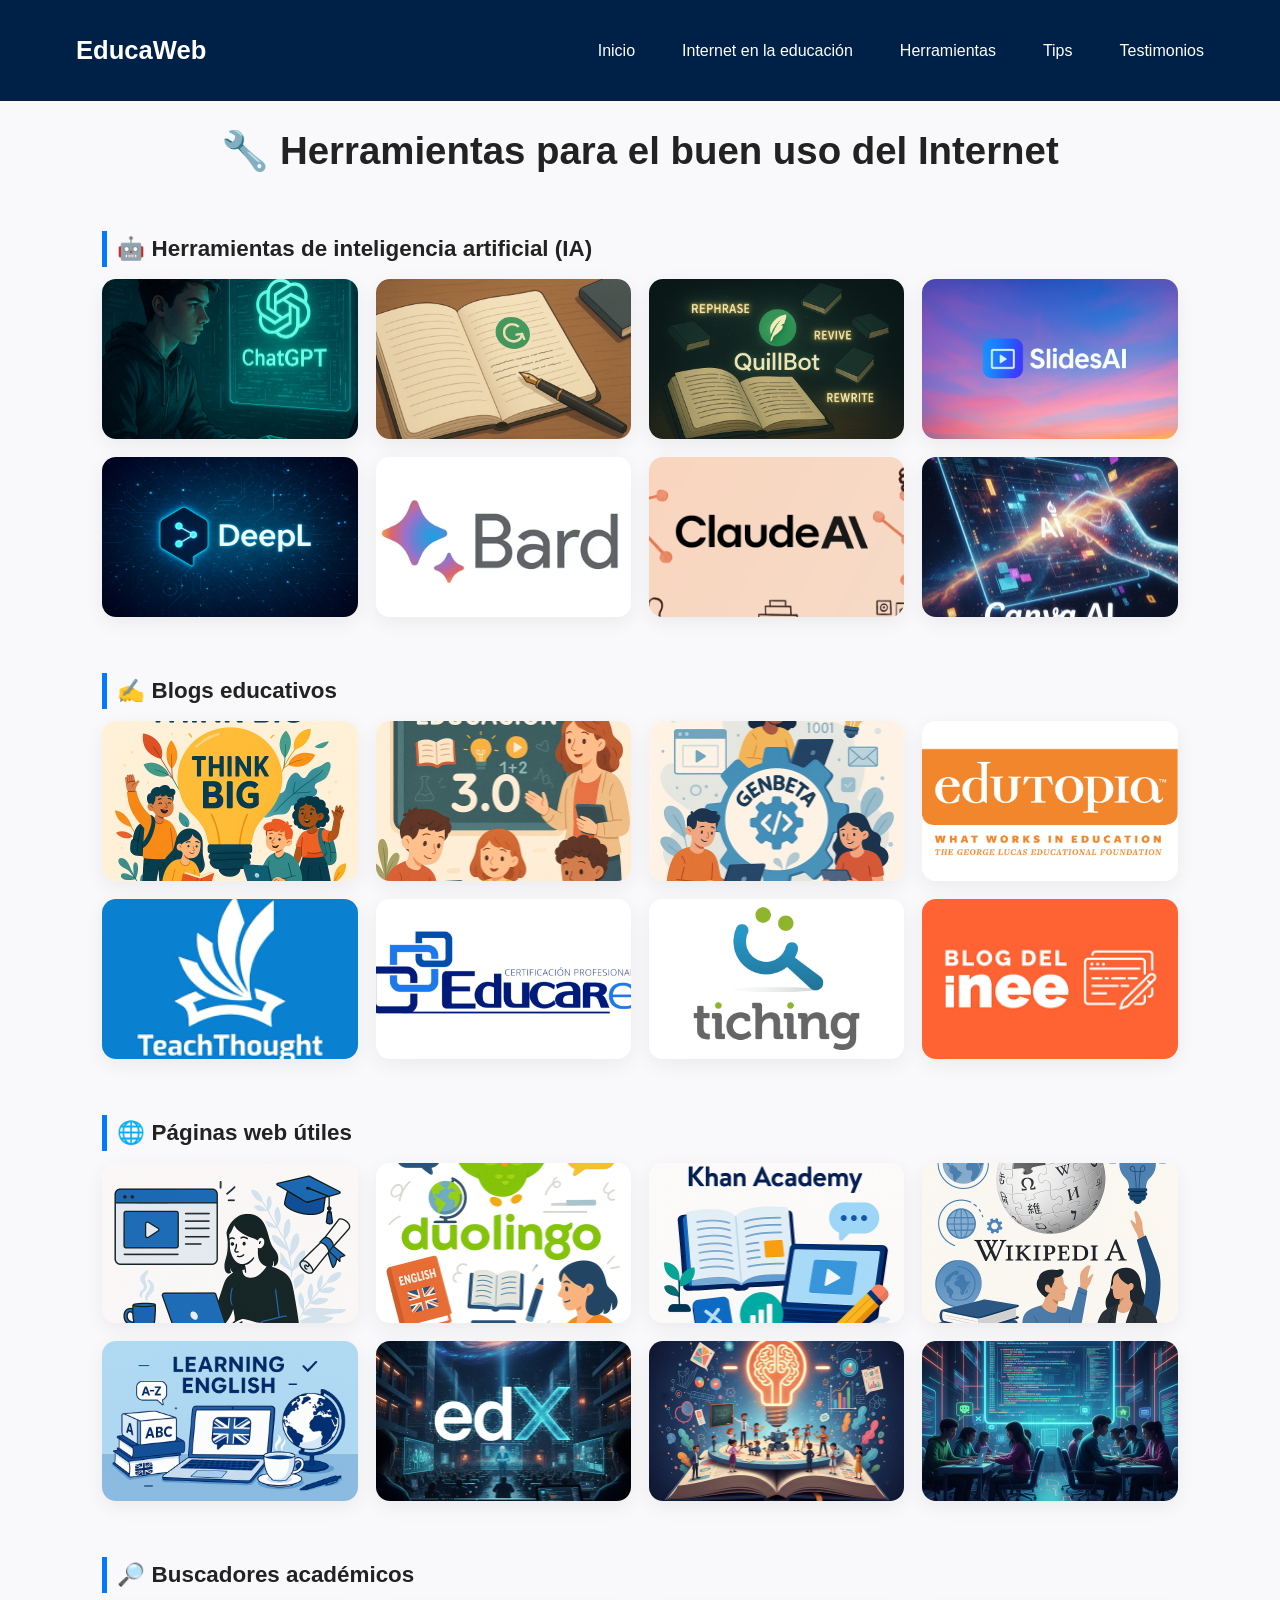
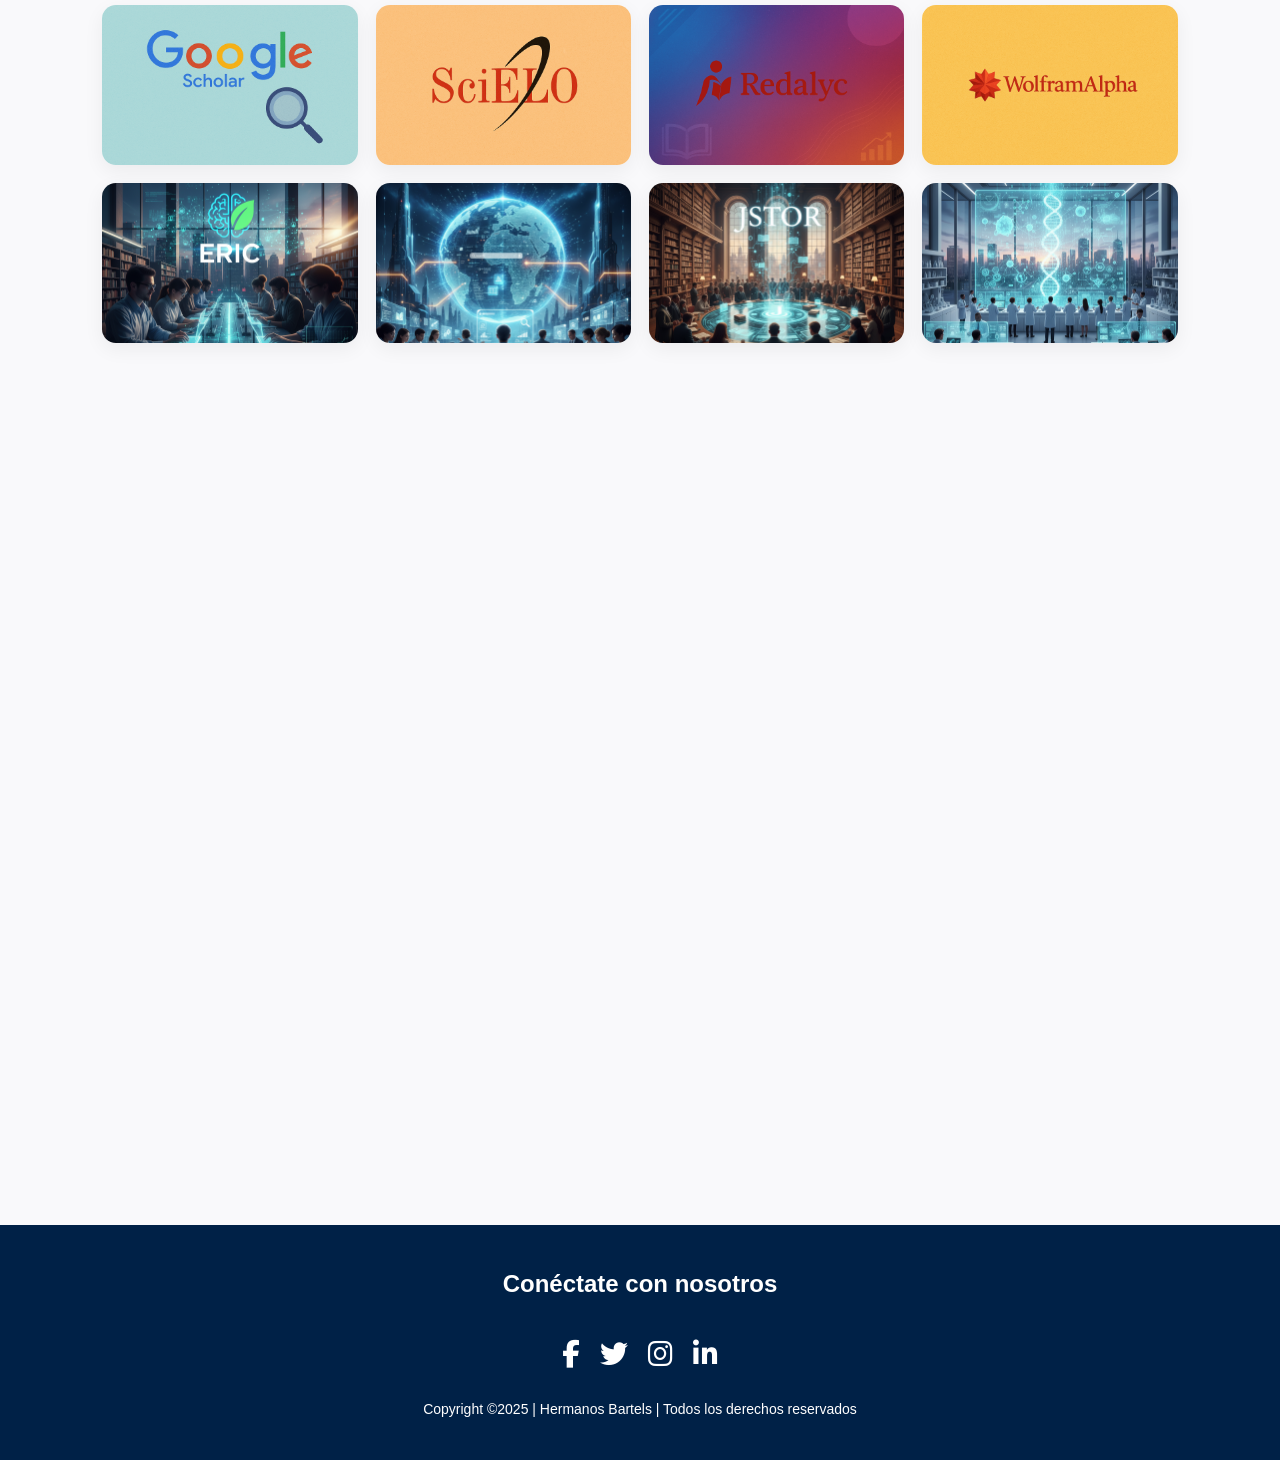
<file: herramientas.html>
<!DOCTYPE html>
<html lang="es">

<head>
  <meta charset="UTF-8">
  <meta name="viewport" content="width=device-width, initial-scale=1.0">
  <title>Herramientas</title>
  <link rel="stylesheet" href="css/style.css">
  <link href="https://fonts.googleapis.com/css2?family=Montserrat:wght@400;800;900&display=swap" rel="stylesheet">
  <link rel="stylesheet" href="https://cdnjs.cloudflare.com/ajax/libs/font-awesome/6.4.0/css/all.min.css">
</head>

<body>
  <header>
    <h1>EducaWeb</h1>
    <nav id="nav">
      <ul>
        <li><a href="index.html">Inicio</a></li>
        <li><a href="internet.html">Internet en la educación</a></li>
        <li><a href="herramientas.html">Herramientas</a></li>
        <li><a href="tips.html">Tips</a></li>
        <li><a href="testimonios.html">Testimonios</a></li>
      </ul>
    </nav>
  </header>

  <!-- ===========================
     SECCIÓN: HERRAMIENTAS (4+4 por sección)
     Pegar dentro de index.html
     =========================== -->
  <section id="herramientas" class="herramientas-section">
    <div class="contenedor-herramientas">
      <h2 class="titulo-principal">🔧 Herramientas para el buen uso del Internet</h2>

      <!-- ========================
         SECCIÓN: Inteligencia Artificial (8 tarjetas: 4 arriba, 4 abajo)
         ======================== -->
      <div class="categoria fade-in">
        <h3 class="subtitulo">🤖 Herramientas de inteligencia artificial (IA)</h3>
        <div class="grid-herramientas">
          <!-- fila 1 (4 items) -->
          <div class="grid-row">
            <div class="tarjeta" tabindex="0" role="button">
              <img src="img/herramientas_chatgpt.png" alt="ChatGPT">
              <div class="info">
                <h4>ChatGPT</h4>
                <p>Es una inteligencia artificial de conversación creada por OpenAI. Permite responder dudas,
                  redactar textos, explicar temas y hasta programar.</p>
              </div>
            </div>
            <div class="tarjeta" tabindex="0" role="button">
              <img src="img/herramientas_grammarly.png" alt="Grammarly">
              <div class="info">
                <h4>Grammarly</h4>
                <p>Es una herramienta digital diseñada para mejorar la escritura en inglés. Corrige errores de
                  ortografía, gramática y estilo de forma automática. </p>
              </div>
            </div>
            <div class="tarjeta" tabindex="0" role="button">
              <img src="img/herramientas_quill_bot.png" alt="QuillBot">
              <div class="info">
                <h4>QuillBot</h4>
                <p>Es una inteligencia artificial que se especializa en parafrasear textos. Cambia palabras y
                  estructuras manteniendo el mismo significado original.</p>
              </div>
            </div>
            <div class="tarjeta" tabindex="0" role="button">
              <img src="img/herramientas_slides_ai.png" alt="SlidesAI">
              <div class="info">
                <h4>SlidesAI</h4>
                <p>Es una inteligencia artificial que transforma texto en presentaciones de diapositivas. Organiza la
                  información en un formato visual atractivo y profesional.</p>
              </div>
            </div>
          </div>

          <!-- fila 2 (4 items) -->
          <div class="grid-row">
            <div class="tarjeta" tabindex="0" role="button">
              <img src="img/herramientas_deepl.png" alt="DeepL">
              <div class="info">
                <h4>DeepL</h4>
                <p>Es un traductor avanzado que utiliza inteligencia artificial para mayor precisión. Traduce párrafos
                  completos en distintos idiomas con estilo natural. </p>
              </div>
            </div>
            <div class="tarjeta" tabindex="0" role="button">
              <img src="img/herramientas_bard.png" alt="Bard">
              <div class="info">
                <h4>Bard</h4>
                <p>Es una inteligencia artificial conversacional desarrollada por Google. Permite obtener información,
                  redactar textos y generar ideas a partir de preguntas o indicaciones.</p>
              </div>
            </div>
            <div class="tarjeta" tabindex="0" role="button">
              <img src="img/herramientas_claude.png" alt="Claude">
              <div class="info">
                <h4>Claude</h4>
                <p>Es una plataforma de inteligencia artificial usada para ayudar en la redacción, análisis y
                  comprensión
                  de textos.Puede resumir documentos y mejorar la claridad del asunto.</p>
              </div>
            </div>
            <div class="tarjeta" tabindex="0" role="button">
              <img src="img/herramientas_canva_ia.png" alt="Canva IA">
              <div class="info">
                <h4>Canva IA</h4>
                <p>Es una herramienta de diseño impulsada por inteligencia artificial que permite crear presentaciones,
                  imágenes y materiales educativos de forma automática.
                </p>
              </div>
            </div>
          </div>
        </div>
      </div>

      <!-- ========================
         SECCIÓN: Blogs Educativos (8 tarjetas)
         ======================== -->
      <div class="categoria fade-in">
        <h3 class="subtitulo">✍️ Blogs educativos</h3>
        <div class="grid-herramientas">
          <div class="grid-row">
            <div class="tarjeta" tabindex="0" role="button">
              <img src="img/herramientas_blog_think_big.png" alt="Think Big">
              <div class="info">
                <h4>Think Big</h4>
                <p>Es un espacio de divulgación creado para reflexionar sobre innovación y futuro. Presenta temas
                  de emprendimiento, sostenibilidad y transformación digital.</p>
              </div>
            </div>
            <div class="tarjeta" tabindex="0" role="button">
              <img src="img/herramientas_educacion_3.0.png" alt="Educación 3.0">
              <div class="info">
                <h4>Educación 3.0</h4>
                <p>Es un blog especializado en innovación y tendencias educativas. Publica artículos sobre
                  metodologías, recursos digitales y nuevas formas de aprendizaje.</p>
              </div>
            </div>
            <div class="tarjeta" tabindex="0" role="button">
              <img src="img/herramientas_genbeta.png" alt="Genbeta">
              <div class="info">
                <h4>Genbeta</h4>
                <p>Es un blog de tecnología y software que comparte noticias y análisis. Ofrece información sobre
                  aplicaciones, herramientas digitales y demas.</p>
              </div>
            </div>
            <div class="tarjeta" tabindex="0" role="button">
              <img src="img/herramientas_edutopia.png" alt="Edutopia">
              <div class="info">
                <h4>Edutopia</h4>
                <p>Es una plataforma educativa impulsada por la Fundación George Lucas que promueve la innovación en la
                  enseñanza. Ofrece artículos, videos y recursos prácticos.</p>
              </div>
            </div>
          </div>

          <div class="grid-row">
            <div class="tarjeta" tabindex="0" role="button">
              <img src="img/herramientas_teachthought.png" alt="TeachThought">
              <div class="info">
                <h4>TeachThought</h4>
                <p>Es un espacio digital dedicado al desarrollo profesional docente y a la innovación educativa. Publica
                  ideas, estrategias y reflexiones para fomentar el pensamiento.</p>
              </div>
            </div>
            <div class="tarjeta" tabindex="0" role="button">
              <img src="img/herramientas_educared.png" alt="Educared">
              <div class="info">
                <h4>Educared</h4>
                <p>Es una iniciativa educativa creada por Fundación Telefónica que proporciona recursos, experiencias y
                  herramientas para docentes y estudiantes.</p>
              </div>
            </div>
            <div class="tarjeta" tabindex="0" role="button">
              <img src="img/herramientas_tiching.png" alt="Tiching">
              <div class="info">
                <h4>Tiching</h4>
                <p>Es una red social educativa que conecta a docentes, estudiantes y familias. Permite compartir
                  materiales, proyectos y experiencias de aprendizaje.</p>
              </div>
            </div>
            <div class="tarjeta" tabindex="0" role="button">
              <img src="img/herramientas_inee_blog.png" alt="INEE Blog">
              <div class="info">
                <h4>INEE Blog</h4>
                <p>Es el espacio de divulgación del Instituto Nacional para la Evaluación de la Educación. Publica
                  análisis, investigaciones y artículos sobre políticas educativas y calidad.</p>
              </div>
            </div>
          </div>
        </div>
      </div>

      <!-- ========================
         SECCIÓN: Páginas Web Útiles (8 tarjetas)
         ======================== -->
      <div class="categoria fade-in">
        <h3 class="subtitulo">🌐 Páginas web útiles</h3>
        <div class="grid-herramientas">
          <div class="grid-row">
            <div class="tarjeta" tabindex="0" role="button">
              <img src="img/herramientas_coursera.png" alt="Coursera">
              <div class="info">
                <h4>Coursera</h4>
                <p>Es una web que ofrece cursos en línea de universidades reconocidas. Permite aprender sobre
                  tecnología, negocios, arte, ciencia y mas cosas de las que te imaginas.</p>
              </div>
            </div>
            <div class="tarjeta" tabindex="0" role="button">
              <img src="img/herramientas_doulingo.png" alt="Duolingo">
              <div class="info">
                <h4>Duolingo</h4>
                <p>Es una aplicación diseñada para aprender idiomas de forma divertida. Utiliza juegos, niveles y
                  recompensas que motivan a seguir practicando y mejorar un idioma.</p>
              </div>
            </div>
            <div class="tarjeta" tabindex="0" role="button">
              <img src="img/herramientas_khan_academy.png" alt="Khan Academy">
              <div class="info">
                <h4>Khan Academy</h4>
                <p>Es una plataforma educativa gratuita con cursos y ejercicios interactivos. Ofrece contenidos de
                  matemáticas, ciencias, historia y muchas áreas más. </p>
              </div>
            </div>
            <div class="tarjeta" tabindex="0" role="button">
              <img src="img/herramientas_wikipedia.png" alt="Wikipedia">
              <div class="info">
                <h4>Wikipedia</h4>
                <p>Es una enciclopedia digital gratuita construida de manera colaborativa. Contiene millones de
                  artículos sobre casi todos los temas existentes y del mundo.</p>
              </div>
            </div>
          </div>

          <div class="grid-row">
            <div class="tarjeta" tabindex="0" role="button">
              <img src="img/herramientas_learning_english.png" alt="BBC Learning">
              <div class="info">
                <h4>BBC Learning</h4>
                <p>Es una página creada por la BBC para enseñar inglés de calidad. Ofrece lecciones, audios, videos
                  y actividades de práctica diaria para poder mejorar tu ingles.</p>
              </div>
            </div>
            <div class="tarjeta" tabindex="0" role="button">
              <img src="img/herramientas_edx.png" alt="edX">
              <div class="info">
                <h4>edX</h4>
                <p>Es una plataforma de educación en línea fundada por la Universidad de Harvard y el MIT. Ofrece
                  cursos,
                  certificados y programas académicos de universidades reconocida .</p>
              </div>
            </div>
            <div class="tarjeta" tabindex="0" role="button">
              <img src="img/herramientas_ted_ed.png" alt="TED-Ed">
              <div class="info">
                <h4>TED-Ed</h4>
                <p>Es una iniciativa educativa de TED dedicada a difundir ideas y conocimientos a través de videos
                  animados. Presenta lecciones breves, inspiradoras y fáciles de comprender.</p>
              </div>
            </div>
            <div class="tarjeta" tabindex="0" role="button">
              <img src="img/herramientas_codecademy.png" alt="Codecademy">
              <div class="info">
                <h4>Codecademy</h4>
                <p>Es una plataforma interactiva para aprender programación y desarrollo web desde cero. Ofrece cursos
                  prácticos en distintos lenguajes de programación y herramientas.</p>
              </div>
            </div>
          </div>
        </div>
      </div>

      <!-- ========================
         SECCIÓN: Buscadores Académicos (8 tarjetas)
         ======================== -->
      <div class="categoria fade-in">
        <h3 class="subtitulo">🔎 Buscadores académicos</h3>
        <div class="grid-herramientas">
          <div class="grid-row">
            <div class="tarjeta" tabindex="0" role="button">
              <img src="img/herramientas_google_scholar.png" alt="Google Scholar">
              <div class="info">
                <h4>Google Scholar</h4>
                <p>Es un buscador especializado en literatura académica y científica. Permite encontrar artículos,
                  tesis, libros y conferencias de distintas áreas y es muy útil.</p>
              </div>
            </div>
            <div class="tarjeta" tabindex="0" role="button">
              <img src="img/herramientas_scielo.png" alt="SciELO">
              <div class="info">
                <h4>SciELO</h4>
                <p>Es una biblioteca digital de acceso abierto creada en América Latina. Reúne revistas científicas
                  revisadas por profesionales y es muy ideal para consultar investigaciones.</p>
              </div>
            </div>
            <div class="tarjeta" tabindex="0" role="button">
              <img src="img/herramientas_redalyc.png" alt="Redalyc">
              <div class="info">
                <h4>Redalyc</h4>
                <p>Es una red de revistas científicas de acceso libre en español y portugués. Difunde conocimiento
                  académico producido en Iberoamérica y el Caribe y en muchas otras.</p>
              </div>
            </div>
            <div class="tarjeta" tabindex="0" role="button">
              <img src="img/herramientas_wolfrom_alpha.png" alt="Wolfram Alpha">
              <div class="info">
                <h4>Wolfram Alpha</h4>
                <p>Es un motor de conocimiento computacional basado en inteligencia artificial. Responde
                  preguntas, resuelve problemas matemáticos y genera reportes y es demasiado util.</p>
              </div>
            </div>
          </div>

          <div class="grid-row">
            <div class="tarjeta" tabindex="0" role="button">
              <img src="img/herramientas_eric.png" alt="ERIC">
              <div class="info">
                <h4>ERIC</h4>
                <p>Es una base de datos educativa gratuita que reúne investigaciones, artículos y recursos académicos.
                  Facilita el acceso a información confiable sobre enseñanza para estudiantes .</p>
              </div>
            </div>
            <div class="tarjeta" tabindex="0" role="button">
              <img src="img/herramientas_base.png" alt="BASE">
              <div class="info">
                <h4>BASE</h4>
                <p>Es un buscador académico de libre acceso creado por la Universidad de Bielefeld. Permite localizar
                  millones de documentos científicos y educativos en línea, provenientes de repositorios.</p>
              </div>
            </div>
            <div class="tarjeta" tabindex="0" role="button">
              <img src="img/herramientas_jstor.png" alt="JSTOR">
              <div class="info">
                <h4>JSTOR</h4>
                <p>Es una biblioteca digital que ofrece acceso a artículos académicos, libros y revistas especializadas.
                  Su contenido abarca numerosas listas.</p>
              </div>
            </div>
            <div class="tarjeta" tabindex="0" role="button">
              <img src="img/herramientas_pubmed.png" alt="PubMed">
              <div class="info">
                <h4>PubMed</h4>
                <p>Es un motor de búsqueda especializado en ciencias médicas y de la salud. Contiene millones de
                  artículos
                  y publicaciones revisadas por expertos.</p>
              </div>
            </div>
          </div>
        </div>
      </div>

      <!-- ========================
         SECCIÓN: Redes Sociales Educativas (8 tarjetas)
         ======================== -->
      <div class="categoria fade-in">
        <h3 class="subtitulo">📱 Redes sociales educativas</h3>
        <div class="grid-herramientas">
          <div class="grid-row">
            <div class="tarjeta" tabindex="0" role="button">
              <img src="img/herramientas_youtube_edu.png" alt="YouTube EDU">
              <div class="info">
                <h4>YouTube EDU</h4>
                <p>Es una sección de YouTube dedicada a la educación y el aprendizaje. Contiene videos de clases,
                  conferencias, tutoriales y recursos para estudiantes.</p>
              </div>
            </div>
            <div class="tarjeta" tabindex="0" role="button">
              <img src="img/herramientas_linkend.png" alt="LinkedIn">
              <div class="info">
                <h4>LinkedIn</h4>
                <p>Es una red social profesional orientada al empleo y la formación. Permite conectar con expertos,
                  acceder a cursos y tener logros académicos.</p>
              </div>
            </div>
            <div class="tarjeta" tabindex="0" role="button">
              <img src="img/herramientas_pinterest.png" alt="Pinterest">
              <div class="info">
                <h4>Pinterest</h4>
                <p>Es un espacio dentro de Twitter/X usado por científicos y divulgadores. Comparte noticias,
                  artículos y debates sobre avances en investigación.</p>
              </div>
            </div>
            <div class="tarjeta" tabindex="0" role="button">
              <img src="img/herramientas_twiter_xciencia.png" alt="Twitter Ciencia">
              <div class="info">
                <h4>Twitter / X Ciencia</h4>
                <p>Es una plataforma visual donde se comparten recursos educativos. Ofrece infografías, guías,
                  proyectos y actividades para docentes y alumnos.</p>
              </div>
            </div>
          </div>

          <div class="grid-row">
            <div class="tarjeta" tabindex="0" role="button">
              <img src="img/herramientas_edmodo.png" alt="Edmodo">
              <div class="info">
                <h4>Edmodo</h4>
                <p>Es una plataforma educativa que conecta a docentes y estudiantes. Facilita la comunicación y la
                  organización de tareas promoviendo un aprenguro en sitios.</p>
              </div>
            </div>
            <div class="tarjeta" tabindex="0" role="button">
              <img src="img/herramientas_tiktok_edu.png" alt="TikTok EDU">
              <div class="info">
                <h4>TikTok EDU</h4>
                <p>Es una iniciativa educativa dentro de TikTok que promueve la creación y difusión de contenido
                  formativo. Ofrece videos breves, dinámicos y accesibles.</p>
              </div>
            </div>
            <div class="tarjeta" tabindex="0" role="button">
              <img src="img/herramientas_telegram_edu.png" alt="Telegram Edu">
              <div class="info">
                <h4>Telegram Edu</h4>
                <p>Es una comunidad educativa creada dentro de la aplicación Telegram. Permite compartir recursos,
                  organizar grupos de estudio y difundir información académical.</p>
              </div>
            </div>
            <div class="tarjeta" tabindex="0" role="button">
              <img src="img/herramientas_moodle.png" alt="Moodle">
              <div class="info">
                <h4>Moodle</h4>
                <p>Es una plataforma de aprendizaje en línea de código abierto utilizada por instituciones educativas de
                  todo el mundo. Permite crear cursos virtuales y evaluar actividades.</p>
              </div>
            </div>
          </div>
        </div>
      </div>

      <!-- ========================
         CONCLUSIÓN
         ======================== -->
      <div class="categoria conclusion fade-in">
        <h3 class="subtitulo">🧠 Conclusión</h3>
        <div class="bloque-conclusion">
          <img src="img/herramientas_resumen.jpg" alt="Conclusión educativa">
          <p>Las herramientas digitales en el ámbito educativo representan mucho más que una simple plataforma: son
            catalizadores de un nuevo modelo de aprendizaje. Fomentan activamente la autonomía del estudiante,
            permitiéndole gestionar su propio ritmo y ruta de estudio, y explorando temas que resuenan con sus intereses
            personales. Además, estimulan la creatividad a través de formatos interactivos y la posibilidad de crear y
            compartir contenido multimedia. Esto se complementa con un entorno de aprendizaje seguro en línea, donde la
            información es validada y la interacción está mediada.</p>
        </div>
      </div>

    </div>
  </section>

  <!-- Footer -->
  <footer id="footer" class="site-footer">
    <div class="footer-container">
      <h2 class="footer-title">Conéctate con nosotros</h2>
      <div class="footer-socials">
        <a href="https://www.facebook.com" target="_blank"><i class="fab fa-facebook-f"></i></a>
        <a href="https://www.twitter.com" target="_blank"><i class="fab fa-twitter"></i></a>
        <a href="https://www.instagram.com" target="_blank"><i class="fab fa-instagram"></i></a>
        <a href="https://www.linkedin.com" target="_blank"><i class="fab fa-linkedin-in"></i></a>
      </div>
    </div>

    <!-- Copyright -->
    <div class="footer-bottom">
      <p>Copyright ©2025 | Hermanos Bartels | Todos los derechos reservados</p>
    </div>
  </footer>

  <script src="js/script.js"></script>
</body>

</html>
</file>
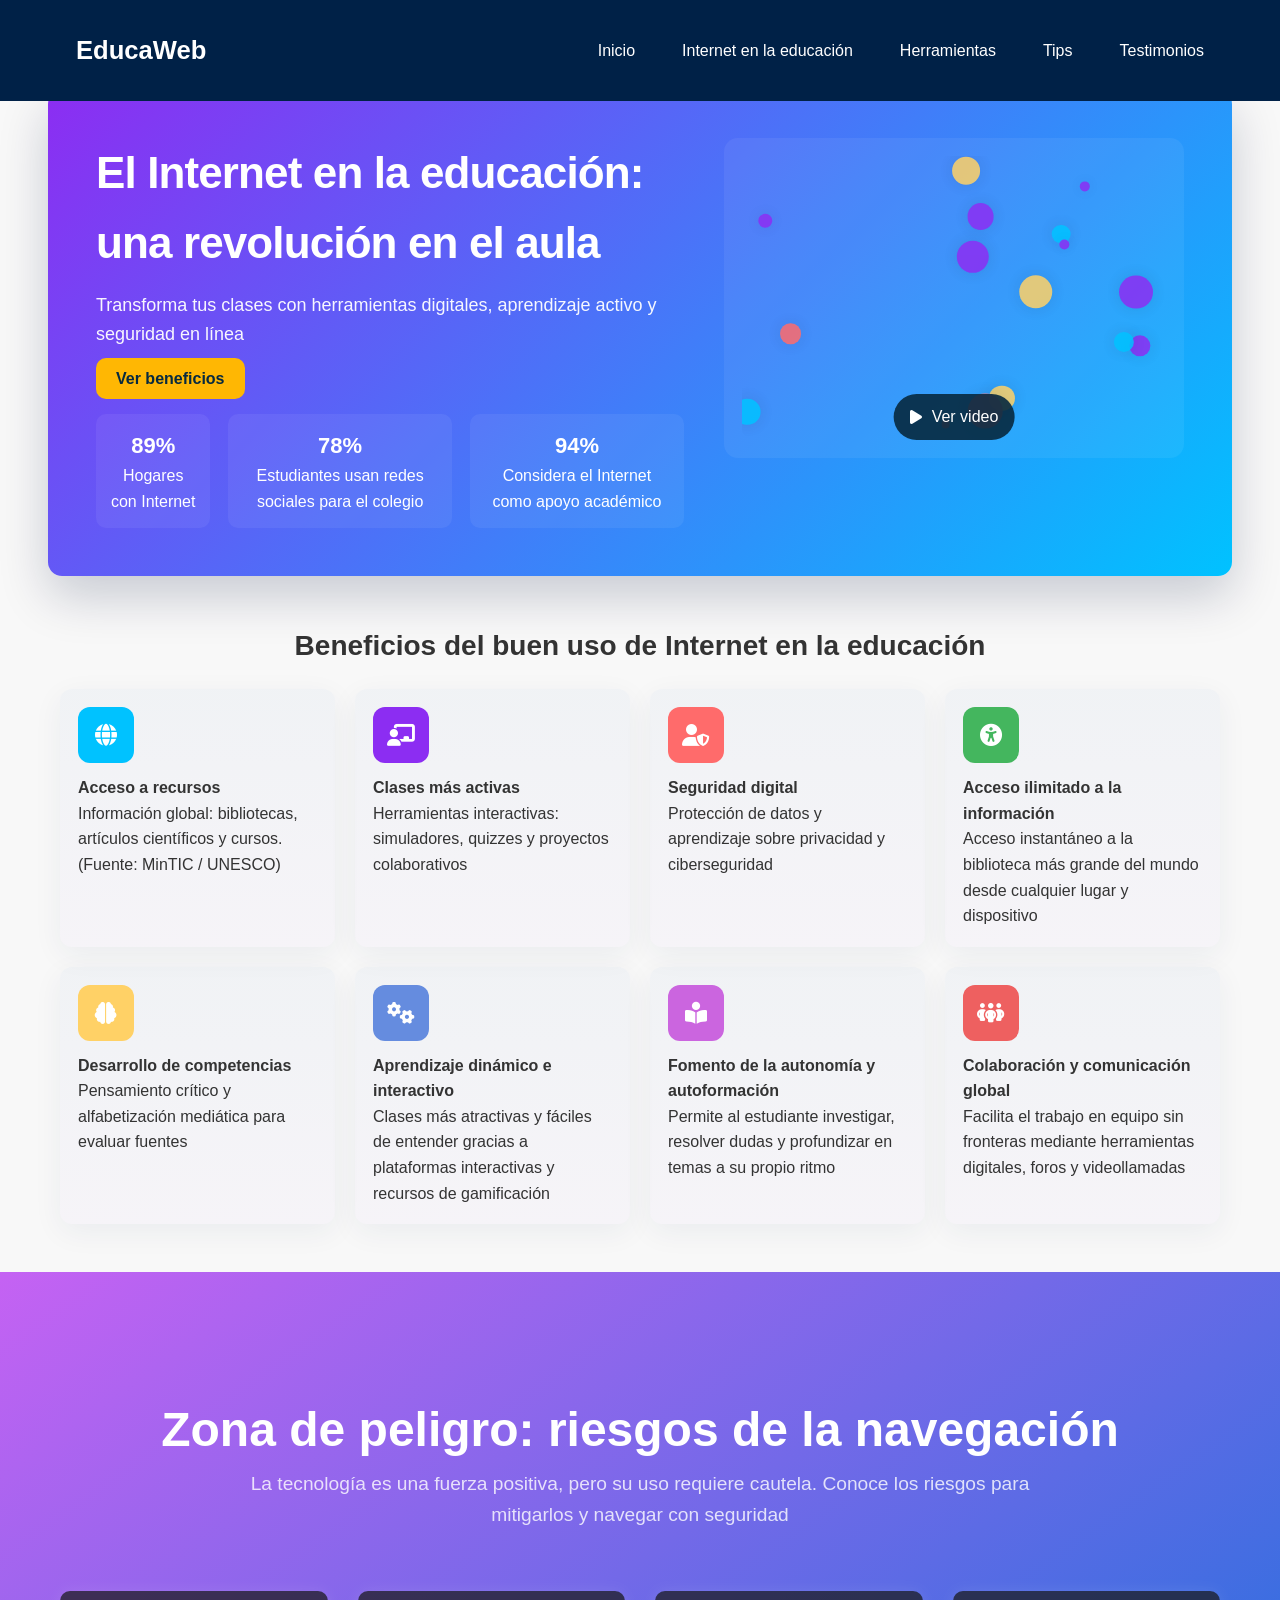
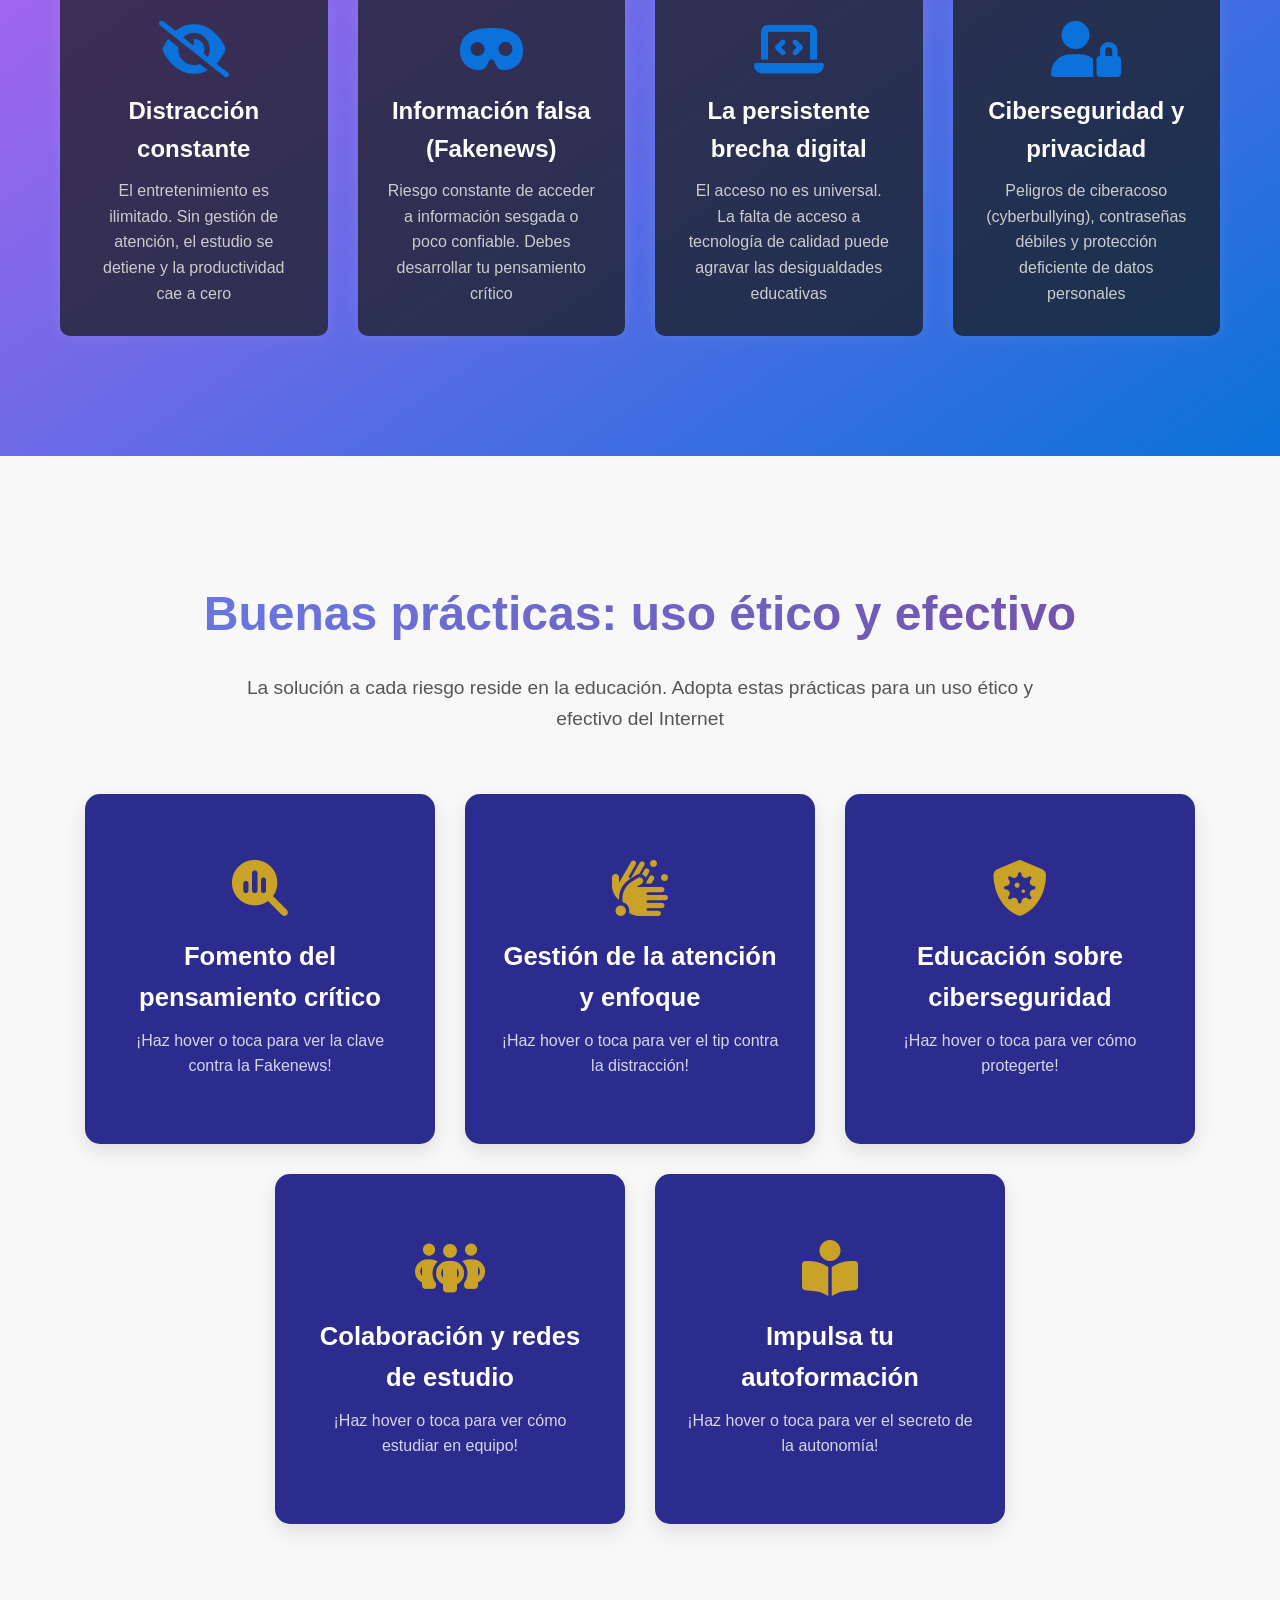
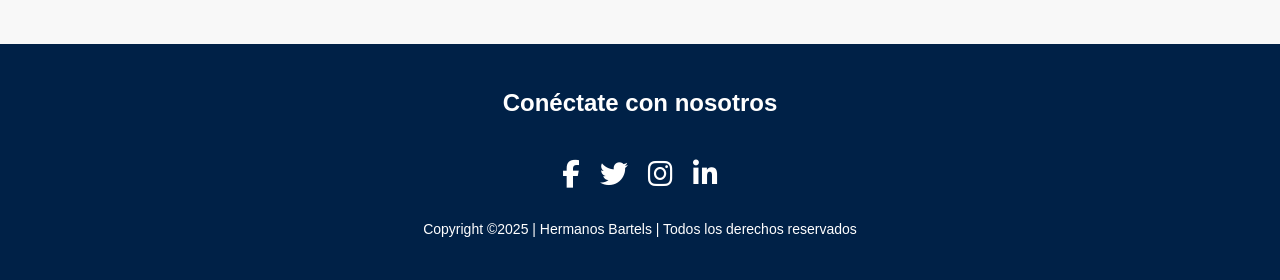
<file: internet.html>
<!DOCTYPE html>
<html lang="es">

<head>
  <meta charset="UTF-8" />
  <meta name="viewport" content="width=device-width, initial-scale=1.0" />
  <title>Internet</title>
  <link rel="stylesheet" href="css/style.css">
  <link href="https://fonts.googleapis.com/css2?family=Montserrat:wght@400;700;900&display=swap" rel="stylesheet">
  <link rel="stylesheet" href="https://cdnjs.cloudflare.com/ajax/libs/font-awesome/6.4.0/css/all.min.css">
</head>

<body>
  <header>
    <h1>EducaWeb</h1>
    <nav id="nav">
      <ul>
        <li><a href="index.html">Inicio</a></li>
        <li><a href="internet.html">Internet en la educación</a></li>
        <li><a href="herramientas.html">Herramientas</a></li>
        <li><a href="tips.html">Tips</a></li>
        <li><a href="testimonios.html">Testimonios</a></li>
      </ul>
    </nav>
  </header>

  <!-- ===== HERO ===== -->
  <section class="ix-hero">
    <div class="ix-hero-left">
      <h2 class="ix-hero-title">El Internet en la educación: una revolución en el aula</h2>
      <p class="ix-hero-sub">Transforma tus clases con herramientas digitales, aprendizaje activo y seguridad en línea
      </p>
      <div class="ix-hero-cta">
        <a class="btn ix-btn-primary" href="#ix-benefits">Ver beneficios</a>

      </div>

      <div class="ix-quick-stats">
        <div class="ix-stat">
          <div class="ix-stat-number" data-target="89">89%</div>
          <div class="ix-stat-label">Hogares con Internet</div>
        </div>
        <div class="ix-stat">
          <div class="ix-stat-number" data-target="78">78%</div>
          <div class="ix-stat-label">Estudiantes usan redes sociales para el colegio</div>
        </div>
        <div class="ix-stat">
          <div class="ix-stat-number" data-target="94">94%</div>
          <div class="ix-stat-label">Considera el Internet como apoyo académico</div>
        </div>
      </div>
    </div>

    <div class="ix-hero-right">
      <!-- animación SVG + video preview -->
      <div class="ix-visual-card">
        <div class="ix-visual-canvas" id="ixCanvas"></div>
        <div class="ix-play" data-video="https://www.youtube.com/embed/ZOLaQ_p5Jtk?si=oLDAO2wtkYktYKUE">
          <i class="fas fa-play"></i> Ver video
        </div>
      </div>
    </div>
  </section>

  <main class="ix-main">
    <!-- ===== NUEVO: BENEFICIOS EN CARDS INTERACTIVAS ===== -->
    <section id="ix-benefits" class="ix-section ix-benefits">
      <h3>Beneficios del buen uso de Internet en la educación</h3>
      <div class="ix-cards">
        <article class="ix-card" data-color="#00c2ff">
          <div class="ix-card-head"><i class="fas fa-globe"></i></div>
          <h4>Acceso a recursos</h4>
          <p>Información global: bibliotecas, artículos científicos y cursos. (Fuente: MinTIC / UNESCO)</p>
        </article>

        <article class="ix-card" data-color=" #8c2df2">
          <div class="ix-card-head"><i class="fas fa-chalkboard-teacher"></i></div>
          <h4>Clases más activas</h4>
          <p>Herramientas interactivas: simuladores, quizzes y proyectos colaborativos</p>
        </article>

        <article class="ix-card" data-color="#ff6b6b">
          <div class="ix-card-head"><i class="fas fa-user-shield"></i></div>
          <h4>Seguridad digital</h4>
          <p>Protección de datos y aprendizaje sobre privacidad y ciberseguridad</p>
        </article>

        <article class="ix-card" data-color="#44b65e">
          <div class="ix-card-head"><i class="fas fa-universal-access"></i></div>
          <h4>Acceso ilimitado a la información</h4>
          <p>Acceso instantáneo a la biblioteca más grande del mundo desde cualquier lugar y dispositivo</p>
        </article>

        <article class="ix-card" data-color="#ffd166">
          <div class="ix-card-head"><i class="fas fa-brain"></i></div>
          <h4>Desarrollo de competencias</h4>
          <p>Pensamiento crítico y alfabetización mediática para evaluar fuentes</p>
        </article>

        <article class="ix-card" data-color="#658cdf">
          <div class="ix-card-head"><i class="fas fa-cogs"></i></div>
          <h4>Aprendizaje dinámico e interactivo</h4>
          <p>Clases más atractivas y fáciles de entender gracias a plataformas interactivas y recursos de gamificación
          </p>
        </article>

        <article class="ix-card" data-color="#cb65df">
          <div class="ix-card-head"><i class="fas fa-book-open-reader"></i></div>
          <h4>Fomento de la autonomía y autoformación</h4>
          <p>Permite al estudiante investigar, resolver dudas y profundizar en temas a su propio ritmo</p>
        </article>

        <article class="ix-card" data-color="#ee6060">
          <div class="ix-card-head"><i class="fas fa-people-group"></i></div>
          <h4>Colaboración y comunicación global</h4>
          <p>Facilita el trabajo en equipo sin fronteras mediante herramientas digitales, foros y videollamadas</p>
        </article>
      </div>

    </section>

    <section class="section-risks-alert bg-danger-gradient reveal">
      <div class="container">
        <h2 class="section-title-riesgos text-white">Zona de peligro: riesgos de la navegación</h2>
        <p class="section-description text-white-opacity">
          La tecnología es una fuerza positiva, pero su uso requiere cautela. Conoce los riesgos para mitigarlos y
          navegar con seguridad
        </p>

        <div class="risks-alert-grid">
          <div class="risk-alert-card animate-shake reveal-from-bottom">
            <i class="fas fa-eye-slash alert-icon"></i>
            <h3>Distracción constante</h3>
            <p>El entretenimiento es ilimitado. Sin gestión de atención, el estudio se detiene y la productividad cae a
              cero</p>
            <div class="alert-border"></div>
          </div>

          <div class="risk-alert-card animate-shake reveal-from-bottom delay-1">
            <i class="fas fa-mask alert-icon"></i>
            <h3>Información falsa (Fakenews)</h3>
            <p>Riesgo constante de acceder a información sesgada o poco confiable. Debes desarrollar tu pensamiento
              crítico</p>
            <div class="alert-border"></div>
          </div>

          <div class="risk-alert-card animate-shake reveal-from-bottom delay-2">
            <i class="fas fa-laptop-code alert-icon"></i>
            <h3>La persistente brecha digital</h3>
            <p>El acceso no es universal. La falta de acceso a tecnología de calidad puede agravar las desigualdades
              educativas</p>
            <div class="alert-border"></div>
          </div>

          <div class="risk-alert-card animate-shake reveal-from-bottom delay-3">
            <i class="fas fa-user-lock alert-icon"></i>
            <h3>Ciberseguridad y privacidad</h3>
            <p>Peligros de ciberacoso (cyberbullying), contraseñas débiles y protección deficiente de datos personales
            </p>
            <div class="alert-border"></div>
          </div>
        </div>
      </div>
    </section>

    <section class="section-practices reveal">
      <div class="container">
        <h3 class="section-title">Buenas prácticas: uso ético y efectivo</h3>
        <p class="section-description">
          La solución a cada riesgo reside en la educación. Adopta estas prácticas para un uso ético y efectivo del
          Internet
        </p>

        <div class="practices-grid">
          <div class="practice-card animate-scale-in">
            <div class="practice-card-inner">
              <div class="card-front">
                <i class="fas fa-magnifying-glass-chart"></i>
                <h3>Fomento del pensamiento crítico</h3>
                <p>¡Haz hover o toca para ver la clave contra la Fakenews!</p>
              </div>
              <div class="card-back">
                <p>Incluir un fuerte componente de alfabetización mediática para que los jóvenes puedan verificar
                  fuentes y evaluar la credibilidad del contenido en línea</p>
              </div>
            </div>
          </div>

          <div class="practice-card animate-scale-in delay-1">
            <div class="practice-card-inner">
              <div class="card-front">
                <i class="fas fa-hands-bubbles"></i>
                <h3>Gestión de la atención y enfoque</h3>
                <p>¡Haz hover o toca para ver el tip contra la distracción!</p>
              </div>
              <div class="card-back">
                <p>Enseñar a los estudiantes a gestionar su atención y a limitar el uso de redes sociales o juegos
                  durante las horas de clase o estudio para un enfoque total</p>
              </div>
            </div>
          </div>

          <div class="practice-card animate-scale-in delay-2">
            <div class="practice-card-inner">
              <div class="card-front">
                <i class="fas fa-shield-virus"></i>
                <h3>Educación sobre ciberseguridad</h3>
                <p>¡Haz hover o toca para ver cómo protegerte!</p>
              </div>
              <div class="card-back">
                <p>Es vital educar sobre los peligros del ciberacoso, la seguridad de las contraseñas y la protección de
                  datos personales en el entorno digital</p>
              </div>
            </div>
          </div>

          <div class="practice-card animate-scale-in delay-3">
            <div class="practice-card-inner">
              <div class="card-front">
                <i class="fas fa-people-group"></i>
                <h3>Colaboración y redes de estudio</h3>
                <p>¡Haz hover o toca para ver cómo estudiar en equipo!</p>
              </div>
              <div class="card-back">
                <p>Crea grupos de estudio o foros especializados en plataformas seguras para compartir información,
                  debatir temas de clase y resolver dudas de manera informal y colaborativa</p>
              </div>
            </div>
          </div>

          <div class="practice-card animate-scale-in delay-4">
            <div class="practice-card-inner">
              <div class="card-front">
                <i class="fas fa-book-open-reader"></i>
                <h3>Impulsa tu autoformación</h3>
                <p>¡Haz hover o toca para ver el secreto de la autonomía!</p>
              </div>
              <div class="card-back">
                <p>Aprovecha la web para ir más allá del currículo. Busca cursos en línea gratuitos, tutoriales y
                  recursos de profundización sobre temas que te apasionen para complementar tu aprendizaje</p>
              </div>
            </div>
          </div>

        </div>
      </div>
    </section>

    <!-- ===== NUEVO: Modal de video embebido ===== -->
    <div id="ixVideoModal" class="ix-video-modal" aria-hidden="true">
      <div class="ix-video-wrap">
        <button class="ix-close-video" aria-label="Cerrar video">X</button>
        <iframe id="ixVideoFrame" width="900" height="506" src="" frameborder="0" allowfullscreen></iframe>
      </div>
    </div>

    <!-- Mantener footer del proyecto -->
    <footer id="footer" class="site-footer">
      <div class="footer-container">
        <h2 class="footer-title">Conéctate con nosotros</h2>
        <div class="footer-socials">
          <a href="https://www.facebook.com" target="_blank"><i class="fab fa-facebook-f"></i></a>
          <a href="https://www.twitter.com" target="_blank"><i class="fab fa-twitter"></i></a>
          <a href="https://www.instagram.com" target="_blank"><i class="fab fa-instagram"></i></a>
          <a href="https://www.linkedin.com" target="_blank"><i class="fab fa-linkedin-in"></i></a>
        </div>
      </div>
      <div class="footer-bottom">
        <p>Copyright ©2025 | Hermanos Bartels | Todos los derechos reservados</p>
      </div>
    </footer>

    <!-- ===== SCRIPTS ===== -->
    <!-- Mantener script.js global del proyecto -->
    <script src="js/script.js"></script>

    <!-- NUEVO: scripts específicos añadidos al final de js/script.js (buscar // NUEVO: INTERNET PAGE) -->
    <!-- (No es necesario añadir otro archivo; pega el JS nuevo al final de js/script.js) -->

</body>

</html>
</file>
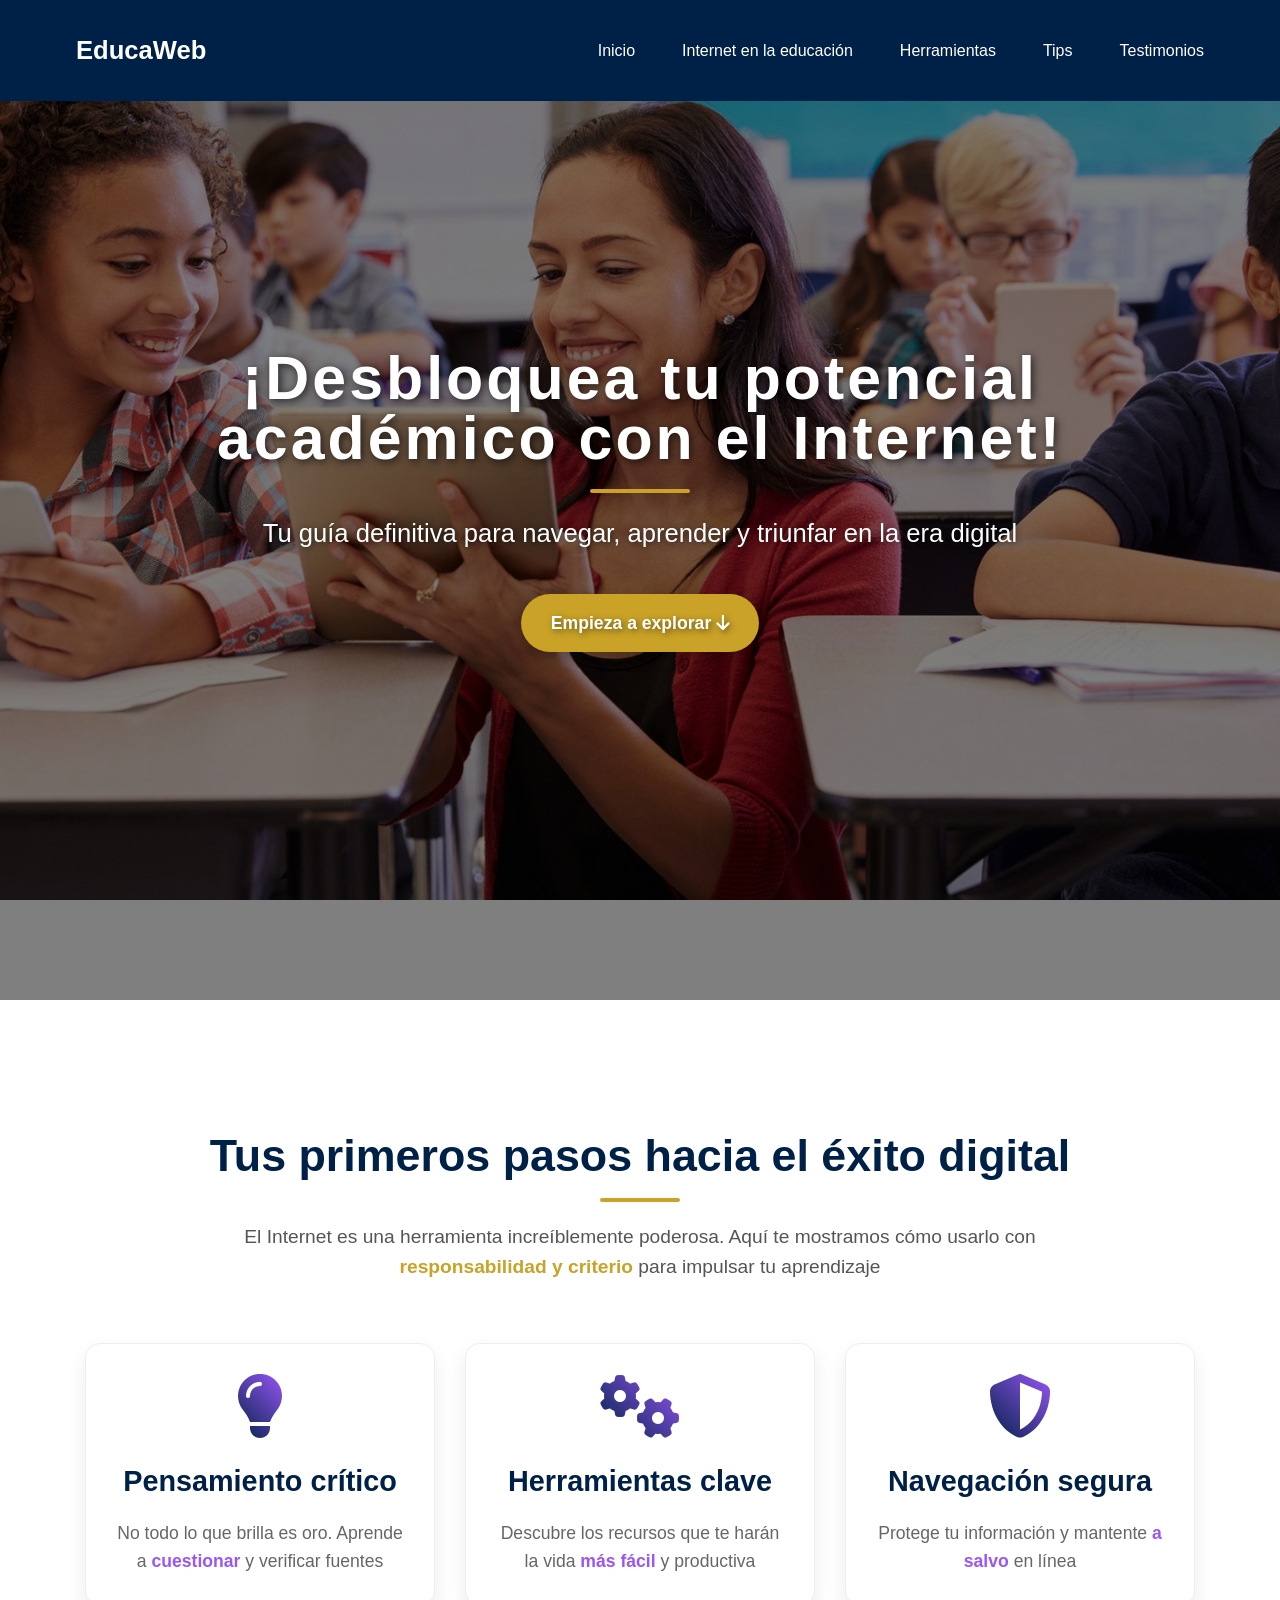
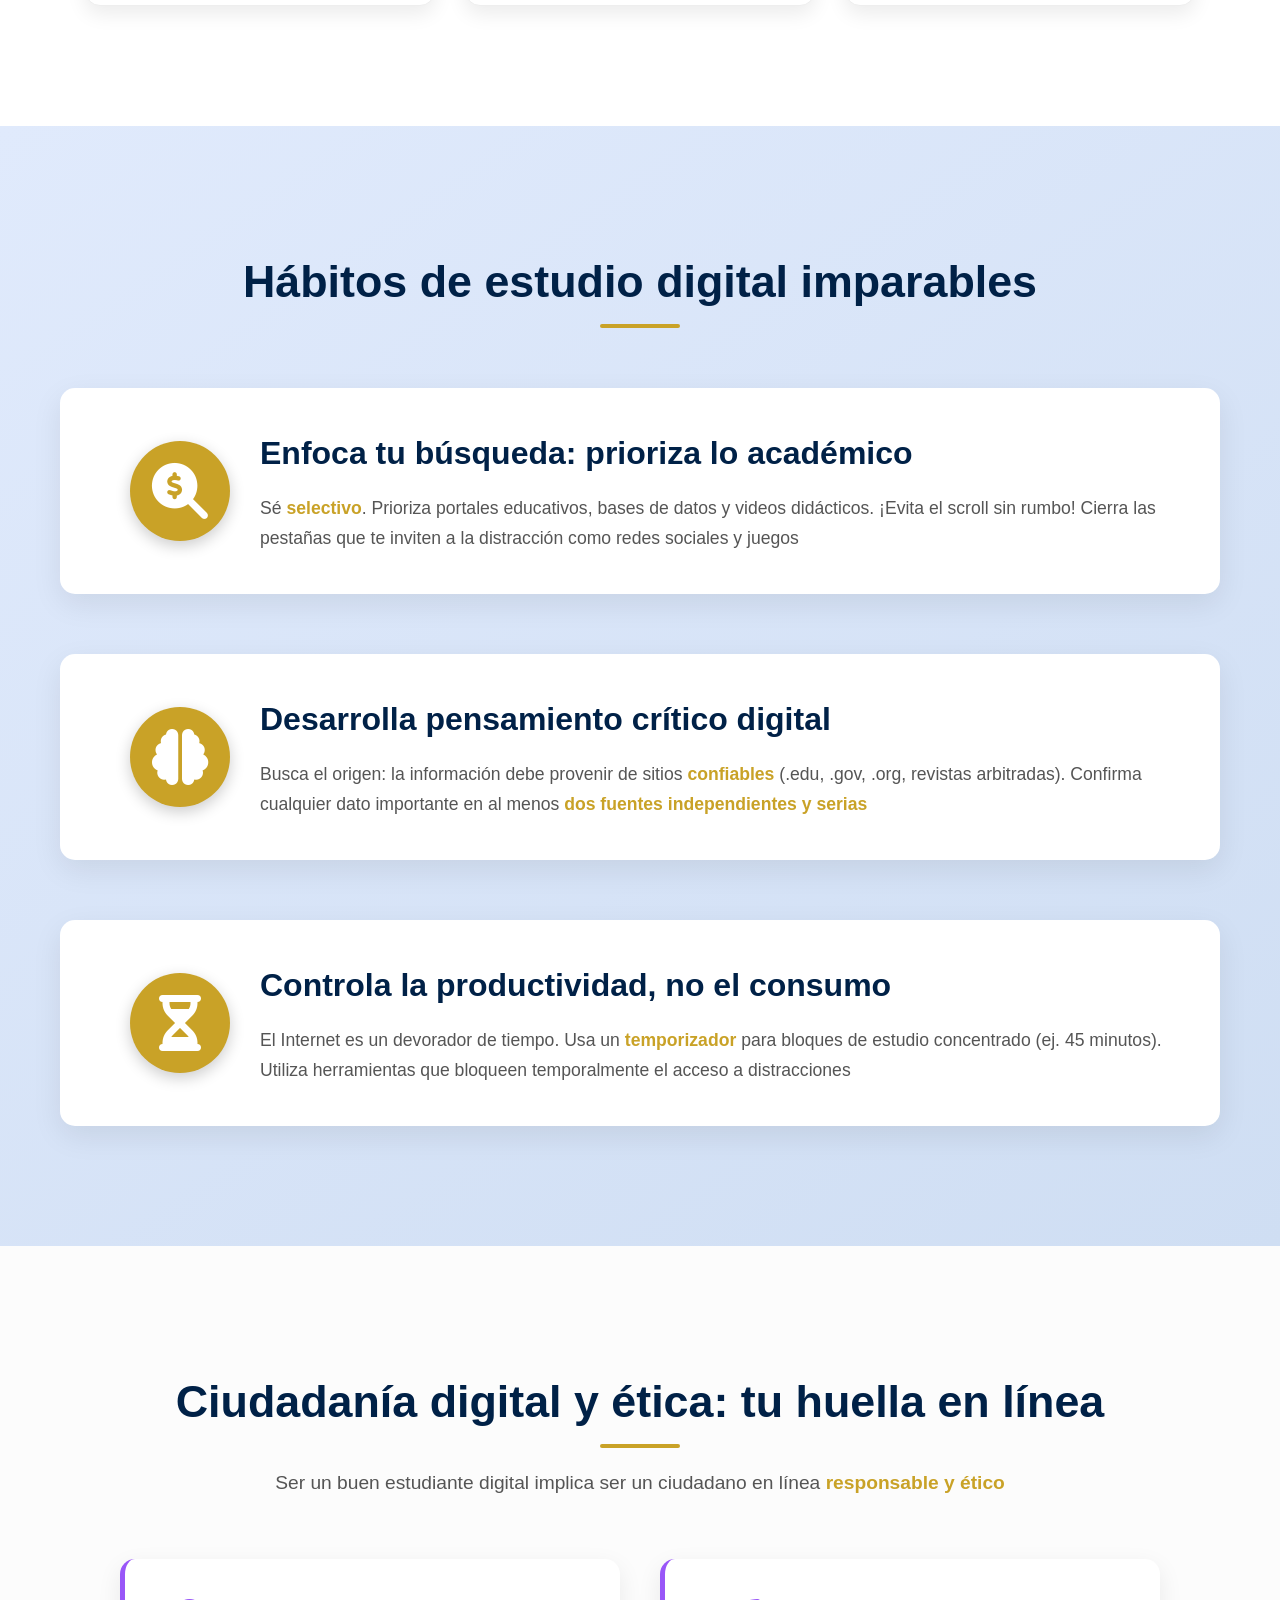
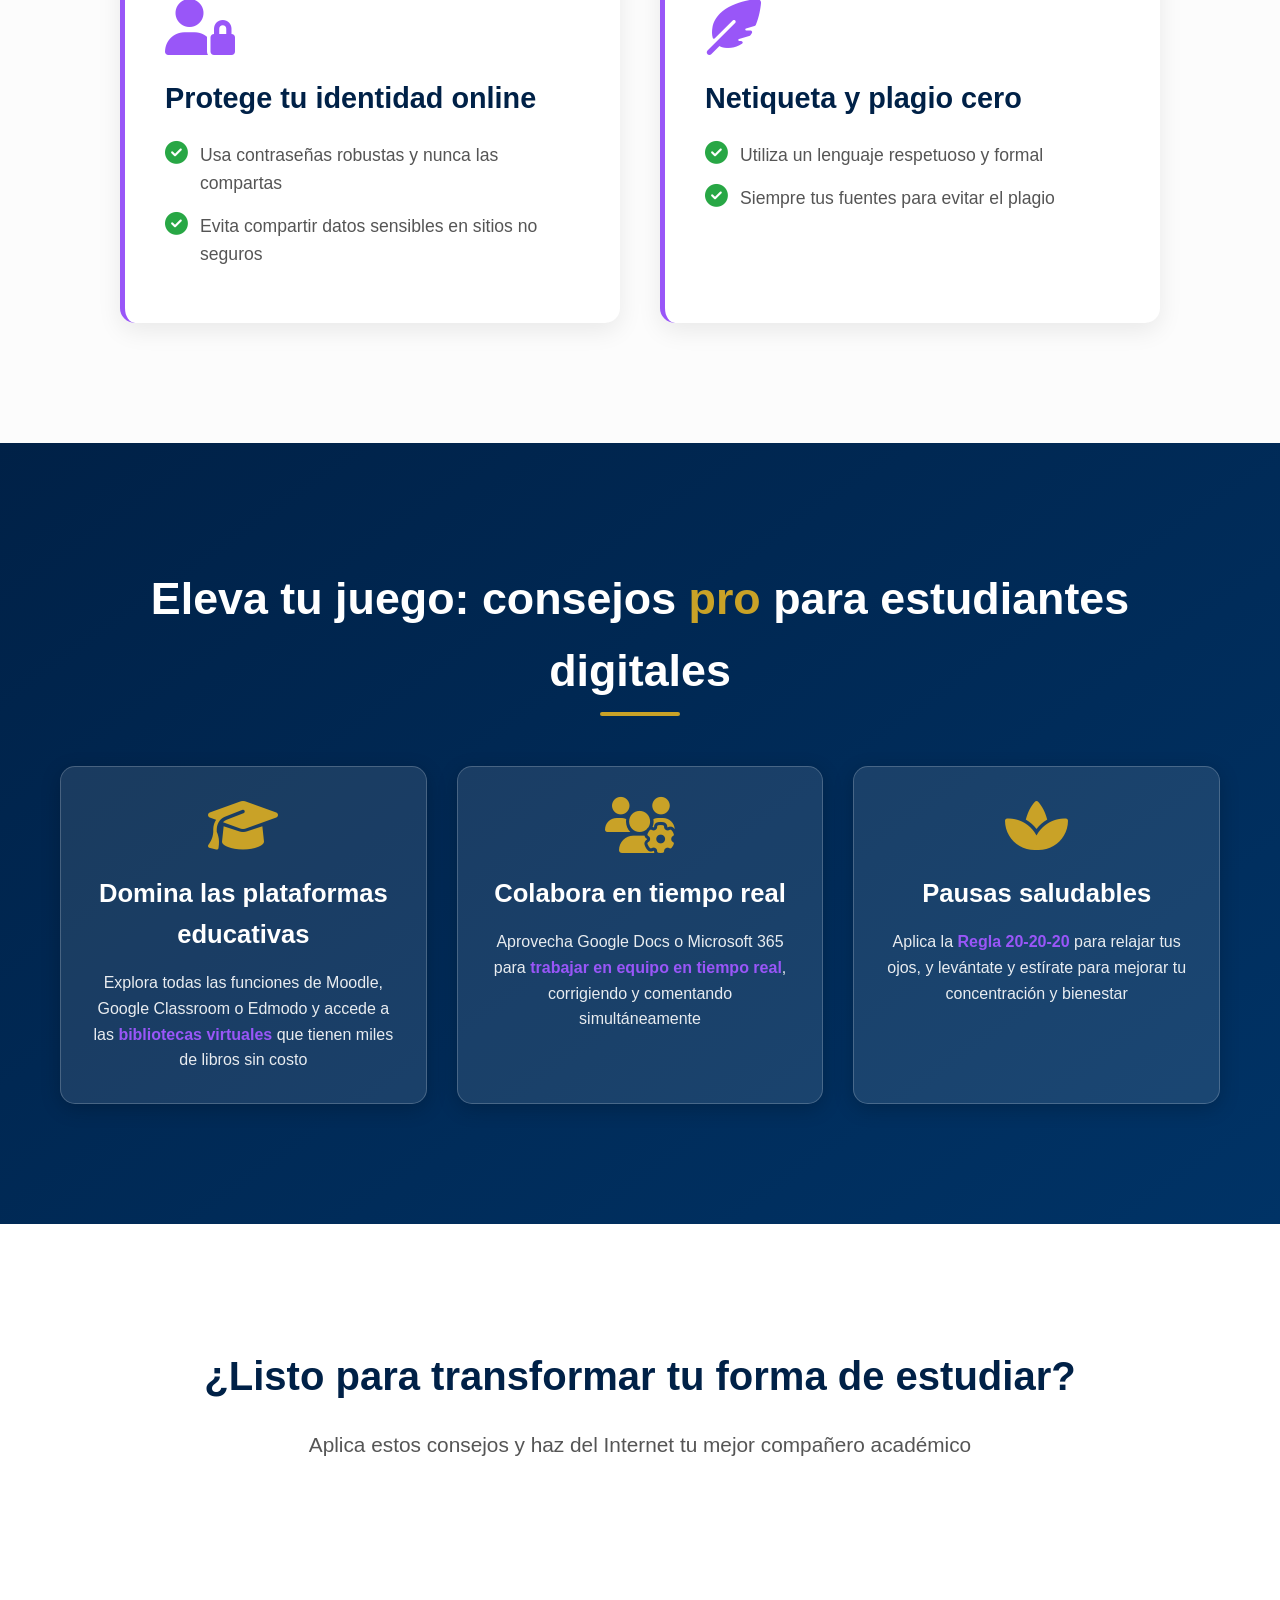
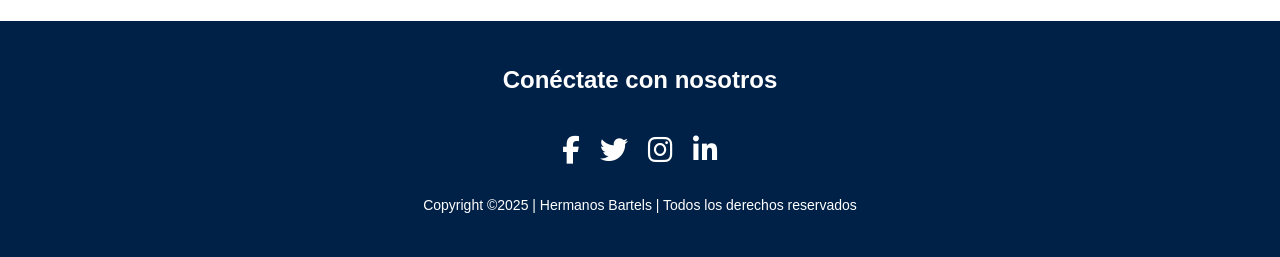
<file: tips.html>
<!DOCTYPE html>
<html lang="es">

<head>
  <meta charset="UTF-8">
  <meta name="viewport" content="width=device-width, initial-scale=1.0">
  <title>Tips</title>
  <link rel="stylesheet" href="css/style.css">
  <link href="https://fonts.googleapis.com/css2?family=Montserrat:wght@400;800;900&display=swap" rel="stylesheet">
  <link rel="stylesheet" href="https://cdnjs.cloudflare.com/ajax/libs/font-awesome/6.4.0/css/all.min.css">
</head>

<body>
  <header>
    <h1>EducaWeb</h1>
    <nav id="nav">
      <ul>
        <li><a href="index.html">Inicio</a></li>
        <li><a href="internet.html">Internet en la educación</a></li>
        <li><a href="herramientas.html">Herramientas</a></li>
        <li><a href="tips.html">Tips</a></li>
        <li><a href="testimonios.html">Testimonios</a></li>
      </ul>
    </nav>
  </header>

  <main>
    <section class="hero-tips parallax" style="background-image: url(img/tips_niños_3.jpg);">
      <div class="hero-content">
        <h1 class="main-title animate-fade-in-up">¡Desbloquea tu potencial académico con el Internet!</h1>
        <div class="divider animate-fade-in-up delay-1"></div>
        <p class="subtitle animate-fade-in-up delay-2">Tu guía definitiva para navegar, aprender y triunfar en la era
          digital</p>
        <a href="#primeros-pasos" class="cta-button-tips animate-fade-in-up delay-3">Empieza a explorar <i
            class="fas fa-arrow-down"></i></a>
      </div>
    </section>

    <section id="primeros-pasos" class="section-tips-intro reveal">
      <div class="container">
        <h2 class="section-title-tips">Tus primeros pasos hacia el éxito digital</h2>
        <p class="section-description">
          El Internet es una herramienta increíblemente poderosa. Aquí te mostramos cómo usarlo con
          <span class="highlight">responsabilidad y criterio</span> para impulsar tu aprendizaje
        </p>

        <div class="intro-grid">
          <div class="intro-card animate-scale-in">
            <i class="fas fa-lightbulb icon-gradient"></i>
            <h3>Pensamiento crítico</h3>
            <p>No todo lo que brilla es oro. Aprende a <span class="text-accent">cuestionar</span> y verificar fuentes
            </p>
          </div>
          <div class="intro-card animate-scale-in delay-1">
            <i class="fas fa-cogs icon-gradient"></i>
            <h3>Herramientas clave</h3>
            <p>Descubre los recursos que te harán la vida <span class="text-accent">más fácil</span> y productiva</p>
          </div>
          <div class="intro-card animate-scale-in delay-2">
            <i class="fas fa-shield-alt icon-gradient"></i>
            <h3>Navegación segura</h3>
            <p>Protege tu información y mantente <span class="text-accent">a salvo</span> en línea</p>
          </div>
        </div>
      </div>
    </section>

    <section class="section-tips-pillars bg-gradient-light reveal">
      <div class="container">
        <h2 class="section-title-tips text-center">Hábitos de estudio digital imparables</h2>
        <div class="pillar-cards-container">

          <div class="pillar-card left-align reveal-from-left">
            <div class="icon-wrapper"><i class="fas fa-search-dollar"></i></div>
            <div class="card-content">
              <h3>Enfoca tu búsqueda: prioriza lo académico</h3>
              <p>
                Sé <span class="highlight">selectivo</span>. Prioriza portales educativos, bases de datos y videos
                didácticos. ¡Evita el scroll sin rumbo! Cierra las pestañas que te inviten a la distracción como redes
                sociales y juegos
              </p>
            </div>
          </div>

          <div class="pillar-card right-align reveal-from-right">
            <div class="card-content">
              <h3>Desarrolla pensamiento crítico digital</h3>
              <p>
                Busca el origen: la información debe provenir de sitios <span class="highlight">confiables</span> (.edu,
                .gov, .org, revistas arbitradas). Confirma cualquier dato importante en al menos <span
                  class="highlight">dos fuentes independientes y serias</span>
              </p>
            </div>
            <div class="icon-wrapper"><i class="fas fa-brain"></i></div>
          </div>

          <div class="pillar-card left-align reveal-from-left">
            <div class="icon-wrapper"><i class="fas fa-hourglass-half"></i></div>
            <div class="card-content">
              <h3>Controla la productividad, no el consumo</h3>
              <p>
                El Internet es un devorador de tiempo. Usa un <span class="highlight">temporizador</span> para bloques
                de estudio concentrado (ej. 45 minutos). Utiliza herramientas que bloqueen temporalmente el acceso a
                distracciones
              </p>
            </div>
          </div>

        </div>
      </div>
    </section>

    <section class="section-tips-ethics reveal">
      <div class="container">
        <h2 class="section-title-tips text-center">Ciudadanía digital y ética: tu huella en línea</h2>
        <p class="section-description">
          Ser un buen estudiante digital implica ser un ciudadano en línea <span class="highlight">responsable y
            ético</span>
        </p>

        <div class="ethics-grid">
          <div class="ethics-card animate-zoom-in">
            <i class="fas fa-user-lock ethics-icon"></i>
            <h3>Protege tu identidad online</h3>
            <ul>
              <li class="bullet-check"><i class="fas fa-check-circle"></i> Usa contraseñas robustas y nunca las
                compartas </li>
              <li class="bullet-check"><i class="fas fa-check-circle"></i> Evita compartir datos sensibles en sitios no
                seguros </li>
            </ul>
          </div>

          <div class="ethics-card animate-zoom-in delay-1">
            <i class="fas fa-feather-alt ethics-icon"></i>
            <h3>Netiqueta y plagio cero</h3>
            <ul>
              <li class="bullet-check"><i class="fas fa-check-circle"></i> Utiliza un lenguaje respetuoso y formal</li>
              <li class="bullet-check"><i class="fas fa-check-circle"></i> Siempre tus fuentes para evitar el plagio
              </li>
            </ul>
          </div>
        </div>
      </div>
    </section>

    <section class="section-tips-extra bg-gradient-dark reveal">
      <div class="container">
        <h2 class="section-title-tips text-white">Eleva tu juego: consejos <span class="highlight">pro</span> para
          estudiantes digitales</h2>
        <div class="extra-tips-grid">

          <div class="extra-tip-item animate-float delay-1">
            <i class="fas fa-graduation-cap extra-icon"></i>
            <h3>Domina las plataformas educativas</h3>
            <p>
              Explora todas las funciones de Moodle, Google Classroom o Edmodo y accede a las <span
                class="highlight-alt">bibliotecas virtuales</span> que tienen miles de libros sin costo
            </p>
          </div>

          <div class="extra-tip-item animate-float delay-2">
            <i class="fas fa-users-cog extra-icon"></i>
            <h3>Colabora en tiempo real</h3>
            <p>
              Aprovecha Google Docs o Microsoft 365 para <span class="highlight-alt">trabajar en equipo en tiempo
                real</span>, corrigiendo y comentando simultáneamente
            </p>
          </div>

          <div class="extra-tip-item animate-float delay-3">
            <i class="fas fa-spa extra-icon"></i>
            <h3>Pausas saludables</h3>
            <p>
              Aplica la <span class="highlight-alt">Regla 20-20-20</span> para relajar tus ojos, y levántate y estírate
              para mejorar tu concentración y bienestar
            </p>
          </div>

        </div>
      </div>
    </section>

    <section class="cta-final reveal">
      <div class="container">
        <h2>¿Listo para transformar tu forma de estudiar?</h2>
        <p>Aplica estos consejos y haz del Internet tu mejor compañero académico</p>

      </div>
    </section>

  </main>

  <footer id="footer" class="site-footer">
    <div class="footer-container">
      <h2 class="footer-title">Conéctate con nosotros</h2>
      <div class="footer-socials">
        <a href="https://www.facebook.com" target="_blank"><i class="fab fa-facebook-f"></i></a>
        <a href="https://www.twitter.com" target="_blank"><i class="fab fa-twitter"></i></a>
        <a href="https://www.instagram.com" target="_blank"><i class="fab fa-instagram"></i></a>
        <a href="https://www.linkedin.com" target="_blank"><i class="fab fa-linkedin-in"></i></a>
      </div>
    </div>
    <div class="footer-bottom">
      <p>Copyright ©2025 | Hermanos Bartels | Todos los derechos reservados</p>
    </div>
  </footer>

  <script src="js/script.js"></script>
</body>

</html>
</file>
<file: css/style.css>
/* Inicio del css para index.html*/

  html {
    scroll-behavior: smooth;
    /* Desplazamiento suave cuando hacemos clic en el botón "Síguenos" */
  }

  /* ---------- RESET ---------- */
  * {
    margin: 0;
    padding: 0;
    box-sizing: border-box;
  }

  body {
    font-family: Arial, sans-serif;
    line-height: 1.6;
    /* Fondo blanco en toda la página */
    background-color: #ffffff;
    color: #333;
  }

  /* ====== Encabezado y menú ====== */
  header {
    background: #002147;
    color: #fff;
    padding: 30px 30px;
    position: fixed;
    width: 100%;
    top: 0;
    z-index: 1000;
    display: flex;
    justify-content: space-between;
    align-items: center;
  }

  header h1 {
    font-weight: bold;
    font-size: 1.6rem;
    margin-left: 46px;
  }

  /* ====== NAV ====== */
  nav {
    /* Convierte el contenedor en un flexbox container*/
    display: flex;
  }

  nav ul {
    /* Quita viñetas del menú*/
    list-style: none;
    /* Alinea horizontalmente el menú*/
    display: flex;
  }

  nav ul li {
    /* Separación entre el menú*/
    margin-left: 1px;
  }

  nav ul li a {
    color: #fff;
    text-decoration: none;
    transition: color 0.3s;
    font-size: 1rem;
    margin-right: 46px;
  }

  nav ul li a:hover {
    color: #c9a227;
  }

  /* ---------- PARALLAX ---------- */
  .parallax {
    min-height: 1000px;
    background-attachment: fixed;
    background-position: center bottom;
    background-repeat: no-repeat;
    background-size: calc(100% - 4cm) calc(100% - 4cm);
    /* marco blanco de 2cm */
    background-color: #ffffff;
    display: flex;
    flex-direction: column;
    align-items: center;
    justify-content: center;
    color: white;
    text-shadow: 2px 2px 6px rgba(0, 0, 0, 0.5);
  }

  .header-content {
    text-align: center;
    font-family: 'Montserrat', sans-serif;
    padding: 0 15px;
    box-sizing: border-box;
    width: 100%;
    /* El color y el text-shadow ya los hereda de .parallax */
  }

  .main-title {
    font-size: 5em;
    /* Tamaño del título */
    font-weight: 800;
    letter-spacing: 0.05em;
    margin: 0;
    line-height: 1;
    word-break: break-word;
  }

  .divider {
    width: 60%;
    max-width: 1000px;
    height: 2px;
    background-color: white;
    margin: 15px auto;
  }

  .subtitle {
    font-size: 2em;
    /* Tamaño del subtítulo */
    font-weight: 400;
    margin: 0;
    font-weight: bold;
    /* Color y sombra heredados de .parallax */
  }

  /* ---------- CONTENT PARA ESPACIOS EN BLANCO ENTRE IMÁGENES---------- */
  .content {
    width: 100%;
    height: 3cm;
    background-color: white;
    margin: 0;
    padding: 0;
    box-shadow: none;
    border-radius: 0;
  }

  /* Ajuste de fondo33 corrido 2 cm */
  .parallax2 {
    min-height: 706px;
    background-attachment: fixed;
    background-position: calc(100% - 2cm) center;
    background-repeat: no-repeat;
    background-size: 873px auto;
    display: flex;
    align-items: center;
    justify-content: flex-start;
    padding: 60px;
    color: #111;
    font-family: 'Montserrat', sans-serif;
  }

  /* Texto alineado en parallax2 */
  .parallax2 .text-box {
    /* sin fondo */
    background: transparent;
    box-shadow: none;
    padding: 0;
    max-width: 600px;
    /* corrido 2 cm */
    margin-left: 4cm;
    text-align: left;
  }

  .parallax2 h2 {
    font-size: 1.5em;
    font-weight: 900;
    margin-bottom: 20px;
    color: #000;
  }

  .parallax2 p {
    font-size: 1em;
    line-height: 1.6;
    margin-bottom: 20px;
  }

  .parallax2 a.btn {
    display: inline-block;
    background: #6200ea;
    color: white;
    padding: 12px 24px;
    text-decoration: none;
    border-radius: 4px;
    font-weight: bold;
  }

  .parallax2 a.btn:hover {
    background: #4500b5;
  }

  /* ====== Galería ====== */
  .gallery-section {
    padding: 60px 20px;
    /* distancia entre la segunda fila de imágenes y el footer*/
    background: #fff;
    text-align: center;
  }

  .gallery-section h2 {
    font-size: 2.5em;
    font-weight: 900;
    /* ancho de la letra del título*/
    margin-bottom: 20px;
    color: #111;
    font-family: 'Montserrat', sans-serif;
  }

  .gallery-section h3 {
    font-size: 1.4em;
    font-weight: 400;
    margin: 20px auto 60px auto;
    /* centrado con margen arriba y abajo */
    color: #444;
    font-family: 'Montserrat', sans-serif;
    text-align: center;
    /* Esta centra horizontalmente el texto */
    max-width: 800px;
    /* limita ancho para que se vea equilibrado */
    line-height: 1.6;
    /* mejora la legibilidad */
  }

  .gallery {
    display: grid;
    grid-template-columns: repeat(4, 1fr);
    /* 4 Columnas */
    row-gap: 12px;
    /* Tiene un espacio vertical de 2 mm aprox */
    column-gap: 12px;
    /* Tiene espacio horizontal de 2 mm aprox */
    margin: 0 124px;
    /* Tiene una margen lateral de ~1.4 cm */
  }

  .gallery-item {
    position: relative;
    overflow: hidden;
    cursor: pointer;
  }

  .gallery-item img {
    width: 100%;
    height: auto;
    aspect-ratio: 1 / 1;
    /* Fuerza a que estan sean cuadrados */
    object-fit: cover;
    /* Recorta sin deformar */
    display: block;
  }

  .gallery-item .overlay {
    position: absolute;
    top: 0;
    left: 0;
    right: 0;
    bottom: 0;
    background: rgba(0, 0, 0, 0.7);
    color: #fff;
    display: flex;
    align-items: center;
    justify-content: center;
    opacity: 0;
    transition: opacity 0.3s, background 0.3s;
    font-size: 26px;
  }

  .gallery-item:hover .overlay {
    opacity: 1;
  }

  /* ===== MODAL NUEVO ESTILO INSTAGRAM ===== */
  .modal {
    display: none;
    position: fixed;
    z-index: 1000;
    top: 0;
    left: 0;
    width: 100%;
    height: 100%;
    background: rgba(0, 0, 0, 0.8);
    justify-content: center;
    align-items: center;
  }

  .modal-content-box {
    display: flex;
    width: 26cm;
    height: 15.5cm;
    background: #fff;
    border-radius: 8px;
    overflow: hidden;
    position: relative;
  }

  .modal-left {
    flex: 1;
    display: flex;
    flex-direction: column;
    justify-content: space-between;
  }

  .modal-left img {
    width: 100%;
    height: 100%;
    object-fit: cover;
    /* La imagen se recorta para llenar toda la altura*/
    display: block;
  }

  .modal-date {
    margin-top: auto;
    /* Empuja la fecha al final*/
    text-align: left;
  }

  .modal-date hr {
    border: none;
    border-top: 1px solid #ddd;
    width: calc(104% + 20px);
    /* Ancho del contenido + padding-left para alcanzar la imagen */
    margin: 10px 0 16px -20px;
    /* Margin-left negativo igual al padding-left de .modal-right */
  }

  .modal-right {
    flex: 1;
    padding: 20px;
    display: flex;
    flex-direction: column;
    justify-content: space-between;
    /* Distribuye: texto arriba, fecha abajo */
  }

  .modal-right h2 {
    /* Tamaño de la letra del título de la modal*/
    font-size: 30px;
    margin-bottom: 10px;
  }

  .modal-line {
    display: block;
    border: none;
    height: 1px;
    background-color: #ddd;
    /* Ajusta estos valores si tu .modal-right tiene padding distinto a 20px */
    width: calc(104% + 20px);
    /* Ancho del contenido + padding-left para alcanzar la imagen */
    margin: 10px 0 16px -20px;
    /* Margin-left negativo igual al padding-left de .modal-right */
    box-sizing: border-box;
  }

  .modal-right p {
    /* Tamaño de la letra del párrafo de la modal*/
    font-size: 26px;
    color: #444;
    line-height: 1.6;
  }

  .close {
    top: 15px;
    right: 13px;
    font-size: 24px;
    font-weight: bold;
    color: #333;
    cursor: pointer;
    z-index: 10;
    position: absolute;
    /*Imprescindible para colocar X en esquina*/
  }

  /* ========== FOOTER ========== */
  .site-footer {
    background: #002147;
    /* Azul consistente con el header */
    color: #fff;
    padding: 40px 20px;
    text-align: center;
    /* Centramos el contenido */
  }

  .footer-container {
    display: flex;
    flex-direction: column;
    /* Apila en columna */
    align-items: center;
    /* Centra horizontalmente */
    justify-content: center;
    gap: 20px;
    /* Espacio entre título e íconos */
  }

  .footer-title {
    font-size: 24px;
    margin-bottom: 10px;
    font-weight: bold;
  }

  .footer-socials {
    display: flex;
    gap: 20px;
    justify-content: center;
    /* Centra íconos */
  }

  .footer-socials a {
    color: #fff;
    font-size: 28px;
    /* Iconos más grandes */
    transition: color 0.3s;
  }

  .footer-socials a:hover {
    color: #c9a227;
    /* Mismo dorado que en hover del menú */
  }

  .footer-bottom {
    margin-top: 20px;
    font-size: 14px;
    text-align: center;
  }

  /* Fin del css para index.html*/

  /* -------------------------------------------------------------------------------*/

  /* Inicio del css para internet.html*/

  /* NUEVO: variables de color (prefijo ix- para evitar colisiones) */
  :root {
    --ix-accent-1: #00c2ff;
    --ix-accent-2: #8c2df2;
    --ix-accent-3: #ff6b6b;
    --ix-accent-4: #ffd166;
    --ix-dark: #072a40;
    --ix-card-bg: linear-gradient(180deg, rgba(3, 72, 158, 0.03), rgba(140, 45, 242, 0.02));
    --ix-radius: 12px;
  }

  /* NUEVO: Hero */
  .ix-hero {
    margin-top: 90px;
    display: grid;
    grid-template-columns: 1fr 460px;
    gap: 40px;
    align-items: start;
    padding: 48px;
    background: linear-gradient(135deg, var(--ix-accent-2), var(--ix-accent-1));
    color: #fff;
    border-radius: 14px;
    margin-left: 48px;
    margin-right: 48px;
    box-shadow: 0px 20px 50px rgba(2, 20, 60, 0.2);
  }

  /* Hero left */
  .ix-hero-title {
    font-family: 'Arial', sans-serif;
    font-weight: 900;
    font-size: 44px;
    margin: 0 0 12px 0;
    letter-spacing: -0.02em;
  }

  .ix-hero-sub {
    max-width: 700px;
    opacity: 0.95;
    margin-bottom: 18px;
    font-size: 18px;
  }

  /* CTA */
  .ix-hero-cta .ix-btn-primary {
    background: #ffb703;
    color: #072a40;
    padding: 12px 20px;
    border-radius: 10px;
    text-decoration: none;
    font-weight: 700;
    margin-right: 12px;
  }

  .ix-hero-cta .ix-btn-accent {
    background: transparent;
    border: 2px solid rgba(255, 255, 255, 0.18);
    color: white;
    padding: 10px 18px;
    border-radius: 10px;
    text-decoration: none;
  }

  /* quick stats */
  .ix-quick-stats {
    display: flex;
    gap: 18px;
    margin-top: 22px;
  }

  .ix-stat {
    background: rgba(255, 255, 255, 0.06);
    padding: 14px;
    border-radius: 10px;
    min-width: 110px;
    text-align: center;
  }

  .ix-stat-number {
    font-size: 22px;
    font-weight: 900;
    color: #fff;
  }

  /* hero derecha - visual card */
  .ix-visual-card {
    background: rgba(255, 255, 255, 0.06);
    border-radius: 14px;
    padding: 18px;
    position: relative;
    height: 320px;
    display: flex;
    align-items: center;
    justify-content: center;
  }

  .ix-visual-canvas {
    width: 100%;
    height: 100%;
    border-radius: 10px;
    position: relative;
    overflow: hidden;
  }

  /* play overlay */
  .ix-play {
    position: absolute;
    bottom: 18px;
    left: 50%;
    transform: translateX(-50%);
    background: rgba(7, 42, 64, 0.9);
    color: #fff;
    padding: 10px 16px;
    border-radius: 30px;
    cursor: pointer;
    display: inline-flex;
    gap: 10px;
    align-items: center;
    transition: transform .18s ease;
  }

  .ix-play:hover {
    transform: translateX(-50%) scale(1.05);
  }

  /* ===================== BENEFICIOS ===================== */

  .ix-section {
    padding: 48px 60px;
  }

  .ix-benefits h3,
  .ix-recursos h3,
  .ix-risks h3 {
    text-align: center;
    font-size: 28px;
    margin-bottom: 18px;
    font-weight: 800;
  }

  .ix-cards {
    display: grid;
    grid-template-columns: repeat(4, 1fr);
    gap: 20px;
    margin-top: 20px;
  }

  .ix-card {
    background: var(--ix-card-bg);
    padding: 18px;
    border-radius: var(--ix-radius);
    box-shadow: 0 8px 30px rgba(3, 48, 88, 0.06);
    transition: transform .25s cubic-bezier(.2, .9, .3, 1), box-shadow .25s;
    cursor: pointer;
    position: relative;
    overflow: hidden;
  }

  .ix-card:hover {
    transform: translateY(-10px) rotate(-0.6deg);
    box-shadow: 0 26px 60px rgba(3, 48, 88, 0.18);
  }

  .ix-card .ix-card-head {
    width: 56px;
    height: 56px;
    border-radius: 12px;
    display: flex;
    align-items: center;
    justify-content: center;
    font-size: 22px;
    margin-bottom: 12px;
    color: white;
  }

  /* ===================== VIDEO MODAL ===================== */
  .ix-video-modal {
    display: none;
    position: fixed;
    inset: 0;
    background: rgba(0, 0, 0, 0.8);
    z-index: 2000;
    justify-content: center;
    align-items: center;
  }

  .ix-video-wrap {
    width: min(90%, 1000px);
    background: #000;
    padding: 12px;
    border-radius: 10px;
    position: relative;
  }

  .ix-close-video {
    position: absolute;
    right: 12px;
    top: 12px;
    background: transparent;
    color: #fff;
    border: none;
    font-weight: 700;
    cursor: pointer;
  }

  .imagen {
    display: flex;
    position: relative;
    left: 140px;
  }

  /* ----------------- SECCIÓN DE BUENAS PRÁCTICAS (HOVER FLIP CARD) ----------------- */
  .section-practices {
    padding: 80px 20px;
    background-color: #f8f8f8;
  }

  .practices-grid {
    display: flex;
    flex-wrap: wrap;
    justify-content: center;
    gap: 30px;
    margin-top: 50px;
  }

  .practice-card {
    background-color: transparent;
    width: 350px;
    height: 350px;
    perspective: 1000px;
    /* Crea el efecto 3D */
    cursor: pointer;
  }

  /* Contenedor que rota */
  .practice-card-inner {
    position: relative;
    width: 100%;
    height: 100%;
    text-align: center;
    transition: transform 0.8s;
    transform-style: preserve-3d;
    box-shadow: 0 8px 20px rgba(0, 0, 0, 0.1);
    border-radius: 15px;
  }

  /* Efecto Flip al pasar el mouse */
  .practice-card:hover .practice-card-inner {
    transform: rotateY(180deg);
  }

  .card-front,
  .card-back {
    position: absolute;
    width: 100%;
    height: 100%;
    backface-visibility: hidden;
    /* Oculta la cara trasera durante la rotación */
    border-radius: 15px;
    padding: 30px;
    display: flex;
    flex-direction: column;
    justify-content: center;
    align-items: center;
  }

  .card-front {
    background-color: #05077ad7;
    color: white;
  }

  .card-front i {
    font-size: 3.5em;
    color: var(--accent-color);
    margin-bottom: 20px;
  }

  .card-front h3 {
    font-size: 1.6em;
    margin-bottom: 10px;
    font-weight: 700;
  }

  .card-front p {
    font-size: 1em;
    color: rgba(255, 255, 255, 0.8);
  }

  .card-back {
    background-color: var(--accent-color);
    color: var(--primary-color);
    transform: rotateY(180deg);
  }

  .card-back p {
    font-size: 1.2em;
    font-weight: 600;
    line-height: 1.5;
  }

  /* Variables y Estilos Generales */

  .text-white {
    color: white !important;
  }

  .text-white-opacity {
    color: rgba(255, 255, 255, 0.8) !important;
  }

  /* ----------------- SECCIÓN DE RIESGOS (PANEL DE ALERTA) ----------------- */

  .section-risks-alert {
    padding: 80px 20px;
    background: linear-gradient(145deg, var(--warning-dark), var(--warning-color));
    /* Degradado de peligro */
    text-align: center;
    position: relative;
    overflow: hidden;
  }


  .section-risks-alert .section-title-riesgos::after {
    background-color: var(--accent-color);
  }

  .section-title-riesgos {
    text-align: center;
    font-size: 3em;
  }

  .section-description {
    text-align: center;
  }

  .section-risks-alert .section-description {
    color: rgba(255, 255, 255, 0.9);
  }

  .risks-alert-grid {
    display: grid;
    grid-template-columns: repeat(4, 1fr);
    gap: 30px;
    margin-top: 60px;
  }

  .risk-alert-card {
    background: #181818b6;
    border-radius: 10px;
    padding: 30px;
    color: white;
    box-shadow: 0 0 15px rgba(255, 255, 255, 0.1);
    position: relative;
    overflow: hidden;
    transition: all 0.4s ease-in-out;
  }

  .risk-alert-card:hover {
    transform: scale(1.05);
    box-shadow: 0 0 25px var(--accent-color);
    /* Sombra que brilla */
  }

  .alert-icon {
    font-size: 3.5em;
    color: var(--warning-color);
    margin-bottom: 15px;
    transition: color 0.3s ease;
  }

  .risk-alert-card:hover .alert-icon {
    color: var(--accent-color);

  }

  .risk-alert-card h3 {
    font-size: 1.5em;
    font-weight: 800;
    margin-bottom: 10px;
    color: #ffffff;
  }

  .risk-alert-card p {
    font-size: 1em;
    color: #ccc;
  }

  /* Efecto de borde brillante en la parte trasera de la tarjeta */
  .risk-alert-card .alert-border {
    position: absolute;
    inset: 0;
    border: 3px solid transparent;
    border-radius: 10px;
    transition: border-color 0.4s ease-in-out;
  }

  .risk-alert-card:hover .alert-border {
    border-color: var(--accent-color);
    animation: pulse-border 1.5s infinite;
  }

  :root {
    --primary-color: #073d7a;
    --secondary-color: #230252;
    --accent-color: #d8b130;
    --warning-color: #0a72da;
    /* Azul Oscuro de Riesgo */
    --warning-dark: #c562f3;
    /* Azul más oscuro para fondo */
    --warning-highlight: #00ffff;
    /* Cian/Turquesa para el brillo */
  }

  /* --- Tiempo de las tarjetas --- */
  .animate-scale-in.delay-1 {
    animation-delay: 0.2s;
  }

  .animate-scale-in.delay-2 {
    animation-delay: 0.4s;
  }

  .animate-scale-in.delay-3 {
    animation-delay: 0.6s;
  }

  .animate-scale-in.delay-4 {
    animation-delay: 0.8s;
  }

  /* Fin del css para internet.html*/

  /* -------------------------------------------------------------------------------*/

  /* Inicio del css para herramientas.html*/

  /* Título de la sección */
  .seccion h2 {
    margin-bottom: 15px;
    font-size: 1.3rem;
    color: #0a2342;
    display: flex;
    align-items: center;
    gap: 8px;
  }

  /* Contenedor de todas las tarjetas */
  .contenedor-tarjetas {
    display: grid;
    grid-template-columns: repeat(auto-fill, minmax(250px, 1fr));
    /* 4 tarjetas por fila aprox */
    gap: 20px;
    /* espacio entre tarjetas */
    margin-top: 10px;
    /* separación del título */
  }

  /* Estilo de cada tarjeta */
  .tarjeta {
    background: #fff;
    border-radius: 14px;
    overflow: hidden;
    box-shadow: 0 6px 20px rgba(0, 0, 0, 0.06);
    cursor: pointer;
    position: relative;
    transition: transform .28s ease, box-shadow .28s ease;
    display: flex;
    flex-direction: column;
  }

  .tarjeta:hover {
    transform: translateY(-4px);
    box-shadow: 0 6px 15px rgba(0, 0, 0, 0.1);
  }

  /* Imagen dentro de la tarjeta */
  .tarjeta img {
    width: 100%;
    height: 160%;
    object-fit: cover;
    transition: opacity .35s ease;
    display: block;
    /* Esto está correcto y debe permanecer */
  }

  /* Contenido de texto */
  .tarjeta h3 {
    margin: 10px 15px 5px;
    font-size: 1rem;
    color: #222;
  }

  .tarjeta p {
    margin: 0 15px 15px;
    font-size: 0.9rem;
    color: #555;
    line-height: 1.4;
  }

  /* ===============================
   TARJETAS COMPACTAS (4x4)
   =============================== */

  .categoria {
    margin: 50px 0;
    /* separación entre secciones */
  }

  .subtitulo {
    color: #002147;
    font-size: 1.2rem;
    margin-bottom: 15px;
    font-weight: 700;
  }

  /* Contenedor de filas */
  .grid-herramientas {
    display: flex;
    flex-direction: column;
    gap: 20px;
    /* separación entre filas */
  }

  /* Fila de 4 tarjetas */
  .grid-row {
    display: grid;
    grid-template-columns: repeat(4, 1fr);
    gap: 15px;
    /* espacio entre tarjetas */
  }

  /* Tarjeta individual */
  .tarjeta {
    background: #fff;
    border-radius: 14px;
    overflow: hidden;
    box-shadow: 0 6px 20px rgba(0, 0, 0, 0.06);
    cursor: pointer;
    position: relative;
    transition: transform .28s ease, box-shadow .28s ease;
    display: flex;
    flex-direction: column;
  }

  .tarjeta:hover {
    transform: translateY(-3px);
    box-shadow: 0 6px 15px rgba(0, 0, 0, 0.12);
  }

  /* Imagen dentro de la tarjeta */
  .tarjeta img {
    width: 100%;
    height: 160px;
    object-fit: cover;
    transition: opacity .35s ease;
    display: block;
    flex-shrink: 0;
    margin: 0;
  }

  /* Contenido de texto */
  .tarjeta .info {
    padding: 10px 12px;
  }

  .tarjeta .info h4 {
    font-size: 0.95rem;
    color: #005f99;
    margin-bottom: 4px;
  }

  .tarjeta .info p {
    font-size: 0.85rem;
    color: #444;
    line-height: 1.4;
    text-align: justify;
    max-height: 80px;
    /* evita que el texto haga crecer mucho la tarjeta */
    overflow: hidden;
  }

  /* contenedor principal */
  .herramientas-section {
    background: #f9f9fb;
    padding: 120px 8% 80px;
    /* espacio superior para navbar fijo */
    font-family: 'Poppins', sans-serif;
  }

  /* titulo */
  .titulo-principal {
    text-align: center;
    font-size: 2.4rem;
    color: #222;
    margin-bottom: 40px;
    font-weight: 600;
  }

  /* categoria */
  .categoria {
    margin-bottom: 56px;
    opacity: 0;
    transform: translateY(30px);
    transition: all .7s ease;
  }

  .categoria.visible {
    opacity: 1;
    transform: translateY(0);
  }

  /* subtitulo */
  .subtitulo {
    font-size: 1.4rem;
    color: #222;
    margin-bottom: 12px;
    border-left: 5px solid #0078ff;
    padding-left: 10px;
    font-weight: 600;
  }

  /* grid principal: filas explícitas. Cada .grid-row contiene exactamente 4 columnas */
  .grid-herramientas {
    display: flex;
    flex-direction: column;
    gap: 18px;
  }

  /* cada fila (4 columnas) */
  .grid-row {
    display: grid;
    grid-template-columns: repeat(4, 1fr);
    gap: 18px;
  }

  /* tarjeta */
  .tarjeta {
    background: #fff;
    border-radius: 14px;
    overflow: hidden;
    box-shadow: 0 6px 20px rgba(0, 0, 0, 0.06);
    cursor: pointer;
    position: relative;
    transition: transform .28s ease, box-shadow .28s ease;
    display: flex;
    flex-direction: column;
  }

  .tarjeta:hover {
    transform: translateY(-6px);
    box-shadow: 0 12px 30px rgba(0, 120, 255, 0.12);
  }

  /* imagen */
  .tarjeta img {
    width: 100%;
    height: 160px;
    object-fit: cover;
    transition: opacity .35s ease;
    display: block;
    flex-shrink: 0;
    margin: 0;
  }

  /* info (overlay) - inicialmente arriba y oculta */
  .tarjeta .info {
    position: absolute;
    top: 0;
    left: 0;
    right: 0;
    bottom: 0;
    padding: 18px;
    box-sizing: border-box;
    background: #fff;
    opacity: 0;
    transform: translateY(-25%);
    transition: all .45s cubic-bezier(.2, .9, .3, 1);
    display: flex;
    flex-direction: column;
    justify-content: flex-start;
  }

  .tarjeta .info h4 {
    margin: 0 0 8px 0;
    color: #0078ff;
    font-size: 1.05rem;
  }

  .tarjeta .info p {
    margin: 0;
    color: #444;
    font-size: .95rem;
    line-height: 1.4;
  }

  /* activa: oculta img y muestra info con efecto slide-down */
  .tarjeta.activa img {
    opacity: 0;
  }

  .tarjeta.activa .info {
    opacity: 1;
    transform: translateY(0);
  }

  /* conclusion */
  .bloque-conclusion {
    display: flex;
    gap: 22px;
    align-items: center;
    background: #fff;
    padding: 20px;
    border-radius: 12px;
    box-shadow: 0 6px 18px rgba(0, 0, 0, 0.06);
  }

  .bloque-conclusion img {
    width: 260px;
    height: 160px;
    object-fit: cover;
    border-radius: 10px;
  }

  .bloque-conclusion p {
    margin: 0;
    color: #333;
    line-height: 1.6;
  }

  /* Fin del css para herramientas.html*/

  /* -------------------------------------------------------------------------------*/

  /* Inicio del css para tips.html*/

  /* Fuentes y Colores Base */
  body {
    font-family: 'Arial', sans-serif;
    color: #333;
    /* Color de texto base */
    line-height: 1.6;
    background-color: #f8f8f8;
  }

  /* Colores del tema */
  :root {
    --primary-color: #002147;
    --secondary-color: #9956f8;
    --accent-color: #c9a227;
    --text-light: #f8f8f8;
    --text-dark: #333;
  }

  .highlight {
    color: var(--accent-color);
    font-weight: 700;
  }

  .highlight-alt {
    color: var(--secondary-color);
    font-weight: 700;
  }

  .text-accent {
    color: var(--secondary-color);
    font-weight: 700;
  }

  .text-white {
    color: white !important;
  }

  .bg-gradient-light {
    background: linear-gradient(145deg, #e0eafc, #cfdef3);
  }

  .bg-gradient-dark {
    background: linear-gradient(145deg, var(--primary-color), #003366);
  }


  /* Hero Section de Tips */
  .hero-tips {
    position: relative;
    height: 80vh;
    display: flex;
    align-items: center;
    justify-content: center;
    text-align: center;
    color: white;
    background-size: cover;
    background-position: center;
    overflow: hidden;
  }

  .hero-tips::before {
    min-height: 70px;
    content: "";
    position: absolute;
    top: 0px;
    left: 0;
    right: 0;
    bottom: 0;
    background-color: rgba(0, 0, 0, 0.5);
    z-index: 1;
  }

  .hero-tips .hero-content {
    position: relative;
    z-index: 2;
    max-width: 900px;
    padding: 20px;
  }

  .hero-tips .main-title {
    font-size: 3.8em;
    margin-bottom: 20px;
    font-weight: 900;
    text-shadow: 2px 2px 8px rgba(0, 0, 0, 0.7);
  }

  .hero-tips .subtitle {
    font-size: 1.6em;
    margin-bottom: 40px;
    font-weight: 400;
    text-shadow: 1px 1px 6px rgba(0, 0, 0, 0.6);
  }

  .hero-tips .divider {
    width: 100px;
    height: 4px;
    background-color: var(--accent-color);
    margin: 20px auto;
    border-radius: 2px;
  }

  .cta-button-tips {
    display: inline-block;
    background-color: var(--accent-color);
    color: white;
    padding: 15px 30px;
    border-radius: 50px;
    text-decoration: none;
    font-weight: 700;
    font-size: 1.1em;
    transition: background-color 0.3s ease, transform 0.3s ease;
    box-shadow: 0 5px 15px rgba(0, 0, 0, 0.2);
  }

  .cta-button-tips:hover {
    background-color: var(--primary-color);
    transform: translateY(-3px);
  }

  .cta-button i {
    margin-left: 10px;
    transition: transform 0.3s ease;
  }

  .cta-button:hover i {
    transform: translateX(5px);
  }

  /* Contenedores y Títulos de Sección */
  .container {
    max-width: 1200px;
    margin: 0 auto;
    padding: 40px 20px;
  }

  .section-title-tips {
    font-size: 2.8em;
    font-weight: 800;
    color: var(--primary-color);
    text-align: center;
    margin-bottom: 20px;
    padding-bottom: 10px;
    position: relative;
  }

  .section-title-tips::after {
    content: '';
    position: absolute;
    left: 50%;
    bottom: 0;
    transform: translateX(-50%);
    width: 80px;
    height: 4px;
    background-color: var(--accent-color);
    border-radius: 2px;
  }

  .section-description {
    font-size: 1.2em;
    text-align: center;
    max-width: 800px;
    margin: 0 auto 60px auto;
    color: #555;
  }


  /* ======= Sección Intro - Primeros Pasos ======= */
  .section-tips-intro {
    padding: 80px 0;
    background-color: #fff;
  }

  .intro-grid {
    display: flex;
    flex-wrap: wrap;
    justify-content: center;
    gap: 30px;
    margin-top: 50px;
  }

  .intro-card {
    background: white;
    border-radius: 15px;
    padding: 30px;
    box-shadow: 0 8px 20px rgba(0, 0, 0, 0.08);
    text-align: center;
    max-width: 350px;
    flex: 1 1 300px;
    /* Flexible para 3 columnas */
    transition: transform 0.3s ease, box-shadow 0.3s ease;
    border: 1px solid #eee;
  }

  .intro-card:hover {
    transform: translateY(-10px);
    box-shadow: 0 15px 30px rgba(0, 0, 0, 0.15);
  }

  .intro-card .icon-gradient {
    font-size: 4em;
    margin-bottom: 20px;
    background: linear-gradient(45deg, var(--primary-color), var(--secondary-color));
    -webkit-background-clip: text;
    -webkit-text-fill-color: transparent;
  }

  .intro-card h3 {
    font-size: 1.8em;
    color: var(--primary-color);
    margin-bottom: 15px;
    font-weight: 700;
  }

  .intro-card p {
    font-size: 1.1em;
    color: #666;
  }


  /* Sección Hábitos de estudio digital imparables */
  .section-tips-pillars {
    padding: 80px 0;
  }

  .pillar-cards-container {
    display: flex;
    flex-direction: column;
    /* Apilado por defecto */
    gap: 60px;
    margin-top: 60px;
  }

  .pillar-card {
    display: flex;
    align-items: center;
    background: white;
    border-radius: 15px;
    box-shadow: 0 10px 30px rgba(0, 0, 0, 0.08);
    padding: 40px;
    transition: transform 0.3s ease, box-shadow 0.3s ease;
  }

  .pillar-card:hover .icon-wrapper {
    background-color: var(--primary-color);
    box-shadow: 0 0 0 8px rgba(0, 33, 71, 0.3);
    transform: scale(1.1) rotate(5deg);
  }

  .pillar-card .icon-wrapper {
    flex-shrink: 0;
    /* Previene que el ícono se encoja */
    width: 100px;
    height: 100px;
    border-radius: 50%;
    display: flex;
    align-items: center;
    justify-content: center;
    margin: 0 30px;
    background-color: var(--accent-color);
    box-shadow: 0 5px 15px rgba(0, 0, 0, 0.2);
  }

  .pillar-card .icon-wrapper {
    transition: all 0.4s cubic-bezier(0.25, 0.8, 0.25, 1);
  }

  .pillar-card:hover .card-content h3 {
    color: var(--secondary-color);
    transition: color 0.3s ease;
  }

  .pillar-card .icon-wrapper i {
    font-size: 3.5em;
    color: white;
  }

  .pillar-card .card-content {
    flex-grow: 1;
  }

  .pillar-card h3 {
    font-size: 2em;
    color: var(--primary-color);
    margin-bottom: 15px;
    font-weight: 800;
  }

  .pillar-card p {
    font-size: 1.1em;
    color: #555;
    line-height: 1.7;
  }

  /* Alineación para tarjetas   */
  .pillar-card.left-align {
    flex-direction: row;
  }

  .pillar-card.right-align {
    flex-direction: row-reverse;
    /* Ícono a la derecha */
  }


  /* ======== Sección Ética y Ciudadanía Digital ======= */
  .section-tips-ethics {
    padding: 80px 0;
    background-color: #fcfcfc;
  }

  .ethics-grid {
    display: flex;
    flex-wrap: wrap;
    justify-content: center;
    gap: 40px;
    margin-top: 50px;
  }

  .ethics-card {
    background: white;
    border-radius: 15px;
    padding: 40px;
    box-shadow: 0 8px 25px rgba(0, 0, 0, 0.08);
    max-width: 500px;
    flex: 1 1 450px;
    border-left: 5px solid var(--secondary-color);
    transition: all 0.3s ease;
  }

  .ethics-card:hover {
    transform: translateY(-5px);
    box-shadow: 0 12px 30px rgba(0, 0, 0, 0.15);
    border-color: var(--accent-color);
  }

  .ethics-card .ethics-icon {
    font-size: 3.5em;
    color: var(--secondary-color);
    margin-bottom: 20px;
    display: block;
  }

  .ethics-card h3 {
    font-size: 1.8em;
    color: var(--primary-color);
    margin-bottom: 20px;
    font-weight: 700;
  }

  .ethics-card ul {
    list-style: none;
    padding: 0;
  }

  .ethics-card ul li {
    margin-bottom: 15px;
    font-size: 1.1em;
    color: #555;
    display: flex;
    align-items: flex-start;
  }

  .ethics-card ul li i {
    margin-right: 12px;
    font-size: 1.3em;
    flex-shrink: 0;
  }

  .ethics-card .bullet-check i {
    color: #28a745;
  }

  /*======= consejos pro para estudiantes digitales =======*/
  .section-tips-extra {
    padding: 80px 0;
    text-align: center;
    color: white;
  }

  .section-tips-extra .section-title::after {
    background-color: var(--accent-color);
  }

  .section-tips-extra .section-description {
    color: rgba(255, 255, 255, 0.8);
  }

  .extra-tips-grid {
    display: flex;
    flex-wrap: wrap;
    justify-content: center;
    gap: 30px;
    margin-top: 50px;
  }

  .extra-tip-item {
    background: rgba(255, 255, 255, 0.1);
    /* Fondo semitransparente */
    border: 1px solid rgba(255, 255, 255, 0.2);
    border-radius: 15px;
    padding: 30px;
    text-align: center;
    max-width: 380px;
    flex: 1 1 300px;
    transition: background-color 0.3s ease, transform 0.3s ease;
    box-shadow: 0 5px 20px rgba(0, 0, 0, 0.2);
  }

  .extra-tip-item:hover {
    background-color: rgba(255, 255, 255, 0.2);
    transform: translateY(-5px);
  }

  .extra-tip-item .extra-icon {
    font-size: 3.5em;
    color: var(--accent-color);
    margin-bottom: 20px;
  }

  .extra-tip-item h3 {
    font-size: 1.6em;
    color: white;
    margin-bottom: 15px;
    font-weight: 700;
  }

  .extra-tip-item p {
    font-size: 1em;
    color: rgba(255, 255, 255, 0.9);
  }

  /* ¿Listo para transformar tu forma de estudiar? */
  .cta-final {
    padding: 80px 20px;
    background-color: #fff;
    text-align: center;
  }

  .cta-final h2 {
    font-size: 2.5em;
    color: var(--primary-color);
    margin-bottom: 20px;
    font-weight: 800;
  }

  .cta-final p {
    font-size: 1.3em;
    color: #555;
    margin-bottom: 40px;
  }

  .secondary-cta {
    background-color: var(--secondary-color);
  }

  .secondary-cta:hover {
    background-color: var(--primary-color);
  }

  /* ================================================= */
  /* ====== ANIMACIONES AL GENERAR LAS SECIONES ====== */
  /* ================================================= */

  /* Animación genérica de aparición para secciones */
  .reveal {
    opacity: 0;
    transform: translateY(20px);
    transition: opacity 0.8s ease-out, transform 0.8s ease-out;
  }

  .reveal.active {
    opacity: 1;
    transform: translateY(0);
  }

  /* Animaciones específicas para elementos de la hero section */
  @keyframes fadeInUp {
    from {
      opacity: 0;
      transform: translateY(30px);
    }

    to {
      opacity: 1;
      transform: translateY(0);
    }
  }

  .animate-fade-in-up {
    animation: fadeInUp 1s ease-out forwards;
    opacity: 0;
  }

  .animate-fade-in-up.delay-1 {
    animation-delay: 0.3s;
  }

  .animate-fade-in-up.delay-2 {
    animation-delay: 0.6s;
  }

  .animate-fade-in-up.delay-3 {
    animation-delay: 0.9s;
  }

  /* Animación de escala para las intro-cards */
  @keyframes scaleIn {
    from {
      opacity: 0;
      transform: scale(0.8);
    }

    to {
      opacity: 1;
      transform: scale(1);
    }
  }

  .animate-scale-in {
    animation: scaleIn 0.6s ease-out forwards;
    opacity: 0;
  }

  .animate-scale-in.delay-1 {
    animation-delay: 0.2s;
  }

  .animate-scale-in.delay-2 {
    animation-delay: 0.4s;
  }

  /* Animación de entrada para las pillar cards (desde los lados) */
  @keyframes slideInLeft {
    from {
      opacity: 0;
      transform: translateX(-50px);
    }

    to {
      opacity: 1;
      transform: translateX(0);
    }
  }

  @keyframes slideInRight {
    from {
      opacity: 0;
      transform: translateX(50px);
    }

    to {
      opacity: 1;
      transform: translateX(0);
    }
  }

  .reveal-from-left {
    opacity: 0;
    transform: translateX(-50px);
    transition: opacity 0.8s ease-out, transform 0.8s ease-out;
  }

  .reveal-from-left.active {
    opacity: 1;
    transform: translateX(0);
  }

  .reveal-from-right {
    opacity: 0;
    transform: translateX(50px);
    transition: opacity 0.8s ease-out, transform 0.8s ease-out;
  }

  .reveal-from-right.active {
    opacity: 1;
    transform: translateX(0);
  }

  /* Animación zoom para ethics cards */
  @keyframes zoomIn {
    from {
      opacity: 0;
      transform: scale(0.9);
    }

    to {
      opacity: 1;
      transform: scale(1);
    }
  }

  .animate-zoom-in {
    animation: zoomIn 0.6s ease-out forwards;
    opacity: 0;
  }

  .animate-zoom-in.delay-1 {
    animation-delay: 0.2s;
  }


  /* Animación flotante para extra tips */
  @keyframes float {
    0% {
      transform: translateY(0px);
    }

    50% {
      transform: translateY(-8px);
    }

    100% {
      transform: translateY(0px);
    }
  }

  .animate-float {
    animation: float 3s ease-in-out infinite;
    animation-fill-mode: forwards;
  }

  .animate-float.delay-1 {
    animation-delay: 0.1s;
  }

  .animate-float.delay-2 {
    animation-delay: 0.2s;
  }

  .animate-float.delay-3 {
    animation-delay: 0.3s;
  }

  /* Animación de pulso para CTA final */
  @keyframes pulse {
    0% {
      transform: scale(1);
    }

    50% {
      transform: scale(1.05);
    }

    100% {
      transform: scale(1);
    }
  }

  .animate-pulse {
    animation: pulse 2s infinite;
  }

  /* Fin del css para tips.html*/

  /* -------------------------------------------------------------------------------*/

  /* Inicio del css para testimonios.html*/

  /*Hero Parallax Testimonios*/
  .testimonios-hero {
    min-height: 100vh;
    background: linear-gradient(135deg, #667eea 0%, #764ba2 100%);
    position: relative;
    display: flex;
    align-items: center;
    justify-content: center;
    overflow: hidden;
    margin-top: 96;
  }

  .testimonios-hero::before {
    content: '';
    position: absolute;
    top: 0;
    left: 0;
    right: 0;
    bottom: 0;
    background: url('data:image/svg+xml,<svg xmlns="http://www.w3.org/2000/svg" viewBox="0 0 1440 320"><path fill="%23ffffff" fill-opacity="0.1" d="M0,96L48,112C96,128,192,160,288,160C384,160,480,128,576,122.7C672,117,768,139,864,138.7C960,139,1056,117,1152,101.3C1248,85,1344,75,1392,69.3L1440,64L1440,320L1392,320C1344,320,1248,320,1152,320C1056,320,960,320,864,320C768,320,672,320,576,320C480,320,384,320,288,320C192,320,96,320,48,320L0,320Z"></path></svg>');
    background-size: cover;
    background-position: bottom;
    animation: wave 15s ease-in-out infinite;
  }

  @keyframes wave {

    0%,
    100% {
      transform: translateX(0);
    }

    50% {
      transform: translateX(-50px);
    }
  }

  .hero-overlay {
    position: absolute;
    top: 0;
    left: 0;
    right: 0;
    bottom: 0;
    background: radial-gradient(circle at 20% 50%, rgba(255, 255, 255, 0.1) 0%, transparent 50%),
      radial-gradient(circle at 80% 80%, rgba(255, 255, 255, 0.1) 0%, transparent 50%);
  }

  .hero-content {
    position: relative;
    z-index: 2;
    text-align: center;
    color: white;
    padding: 0 20px;
  }

  .hero-title {
    font-size: 5em;
    font-weight: 900;
    margin-bottom: 20px;
    text-shadow: 0 10px 30px rgba(0, 0, 0, 0.3);
    animation: fadeInUp 1s ease-out;
  }

  .hero-divider {
    width: 200px;
    height: 4px;
    background: linear-gradient(90deg, transparent, white, transparent);
    margin: 30px auto;
    animation: slideIn 1.5s ease-out;
  }

  .hero-subtitle {
    font-size: 1.8em;
    font-weight: 400;
    text-shadow: 0 5px 15px rgba(0, 0, 0, 0.2);
    animation: fadeInUp 1.2s ease-out;
  }

  @keyframes fadeInUp {
    from {
      opacity: 0;
      transform: translateY(30px);
    }

    to {
      opacity: 1;
      transform: translateY(0);
    }
  }

  @keyframes slideIn {
    from {
      width: 0;
    }

    to {
      width: 200px;
    }
  }

  /*Sección de titulos comunes*/
  .section-title {
    font-size: 3em;
    font-weight: 900;
    text-align: center;
    margin-bottom: 20px;
    background: linear-gradient(135deg, #667eea 0%, #764ba2 100%);
    -webkit-background-clip: text;
    -webkit-text-fill-color: transparent;
    background-clip: text;
  }

  .section-subtitle {
    text-align: center;
    font-size: 1.2em;
    color: #666;
    margin-bottom: 60px;
    max-width: 800px;
    margin-left: auto;
    margin-right: auto;
  }

  /*Sección de Frases*/
  .quotes-section {
    padding: 60px 20px;
    background: #fff;
    text-align: center;
  }

  .quotes-section h2 {
    font-size: 2.5em;
    font-weight: 900;
    margin-bottom: 40px;
    color: #111;
    font-family: 'Montserrat', sans-serif;
  }

  .quote-grid {
    display: flex;
    justify-content: center;
    gap: 30px;
    max-width: 1200px;
    margin: 0 auto;
  }

  .quote-card {
    flex: 1;
    background: #f0f0f5;
    padding: 30px;
    border-radius: 12px;
    box-shadow: 0 8px 16px rgba(0, 0, 0, 0.1);
    text-align: center;
    transition: transform 0.3s, box-shadow 0.3s;
    border-left: 5px solid #002147;
  }

  .quote-card.primary {
    /*Azul fuerte para destacar*/
    background: #002147;
    color: white;
    border-left: 5px solid #c9a227;
  }

  .quote-card:hover {
    transform: translateY(-5px);
    box-shadow: 0 12px 20px rgba(0, 0, 0, 0.2);
  }

  .quote-card p {
    font-size: 1.2em;
    line-height: 1.6;
    margin-bottom: 15px;
    font-style: italic;
    font-weight: 400;
  }

  .quote-card span {
    display: block;
    font-size: 0.9em;
    font-weight: bold;
    color: #555;
  }

  .quote-card.primary span {
    color: #c9a227;
  }

  /* Seccion de carrusel de videos*/
  .video-carousel-section {
    padding: 100px 20px;
    background: white;
  }

  .carousel-container {
    position: relative;
    max-width: 1400px;
    margin: 0 auto;
    padding: 0 60px;
    /*Oculta los videos que quedan fuera de la vista del que mira la pagina */
    overflow: hidden;
  }

  .video-carousel {
    /*Para que no se oculten los items por eso no es hidden'*/
    display: flex;
    /* Desactiva el envoltorio de línea */
    flex-wrap: nowrap;
    /* Aplica el desplazamiento aquí */
    transform: translateX(0);
    transition: transform 0.5s ease-in-out;
    gap: 30px;
    /* Se fuerza el ancho de los 13 elementos para que estén en una sola fila */
    width: max-content;
  }

  .video-item {
    /* Usamos un ancho que es casi relativo a el contenedor principal (1400px - paddings - gaps) */
    min-width: 440px;
    flex-shrink: 0;
    background: #f8f9fa;
    border-radius: 15px;
    overflow: hidden;
    box-shadow: 0 10px 30px rgba(0, 0, 0, 0.1);
    transition: transform 0.3s ease;
  }

  .video-item:hover {
    transform: scale(1.05);
  }

  .video-item iframe {
    width: 100%;
    height: 250px;
    border: none;
    display: block;
  }

  .video-caption {
    padding: 20px;
    text-align: center;
    font-weight: bold;
    color: #333;
    background: white;
  }

  .carousel-btn {
    position: absolute;
    top: 50%;
    transform: translateY(-50%);
    background: linear-gradient(135deg, #667eea 0%, #764ba2 100%);
    color: white;
    border: none;
    width: 50px;
    height: 50px;
    border-radius: 50%;
    font-size: 1.5em;
    cursor: pointer;
    z-index: 10;
    transition: all 0.3s ease;
    box-shadow: 0 5px 20px rgba(102, 126, 234, 0.4);
  }

  .carousel-btn:hover {
    transform: translateY(-50%) scale(1.1);
    box-shadow: 0 10px 30px rgba(102, 126, 234, 0.6);
  }

  .carousel-btn.prev {
    left: 0;
  }

  .carousel-btn.next {
    right: 0;
  }

  .carousel-indicators {
    display: flex;
    justify-content: center;
    gap: 10px;
    margin-top: 30px;
  }

  .indicator-dot {
    width: 12px;
    height: 12px;
    border-radius: 50%;
    background: #ddd;
    cursor: pointer;
    transition: all 0.3s ease;
  }

  .indicator-dot.active {
    background: linear-gradient(135deg, #667eea 0%, #764ba2 100%);
    width: 30px;
    border-radius: 6px;
  }

  /* Seccion de testimonios escritos */
  .testimonials-section {
    padding: 100px 20px;
    background: linear-gradient(180deg, #ffffff 0%, #f8f9fa 100%);
  }

  .testimonials-grid {
    display: grid;
    grid-template-columns: repeat(auto-fit, minmax(350px, 1fr));
    gap: 40px;
    max-width: 1400px;
    margin: 0 auto;
  }

  .testimonial-card {
    background: white;
    padding: 40px;
    border-radius: 20px;
    box-shadow: 0 10px 40px rgba(0, 0, 0, 0.1);
    transition: all 0.3s ease;
    border: 2px solid transparent;
  }

  .testimonial-card:hover {
    transform: translateY(-10px);
    box-shadow: 0 20px 60px rgba(102, 126, 234, 0.2);
    border-color: #667eea;
  }

  .testimonial-header {
    display: flex;
    align-items: center;
    gap: 20px;
    margin-bottom: 20px;
  }

  .testimonial-avatar {
    width: 60px;
    height: 60px;
    border-radius: 50%;
    background: linear-gradient(135deg, #667eea 0%, #764ba2 100%);
    display: flex;
    align-items: center;
    justify-content: center;
    color: white;
    font-size: 1.8em;
  }

  .testimonial-info h3 {
    margin: 0;
    font-size: 1.3em;
    color: #333;
  }

  .testimonial-info p {
    margin: 5px 0 0 0;
    color: #666;
    font-size: 0.9em;
  }

  .testimonial-rating {
    color: #ffd700;
    margin-bottom: 15px;
    font-size: 1.1em;
  }

  .testimonial-text {
    line-height: 1.8;
    color: #555;
    font-size: 1.05em;
  }

  /* Sección para el carrusel de imágenes */
  .image-carousel-section {
    padding: 100px 20px;
    background: linear-gradient(135deg, #667eea 0%, #764ba2 100%);
    color: white;
  }

  .image-carousel-section .section-title {
    color: white;
    -webkit-text-fill-color: white;
  }

  .image-carousel {
    position: relative;
    height: 500px;
  }

  .image-item {
    position: absolute;
    width: 100%;
    height: 100%;
    opacity: 0;
    transition: opacity 0.5s ease;
    border-radius: 20px;
    overflow: hidden;
  }

  .image-item.active {
    opacity: 1;
  }

  .image-item img {
    width: 100%;
    height: 100%;
    object-fit: cover;
  }

  .image-caption {
    position: absolute;
    bottom: 0;
    left: 0;
    right: 0;
    background: linear-gradient(transparent, rgba(0, 0, 0, 0.8));
    color: white;
    padding: 30px;
    font-size: 1.5em;
    font-weight: bold;
    text-align: center;
  }

  /* Sección CTA */
  .cta-section {
    padding: 120px 20px;
    background: linear-gradient(135deg, #002147 0%, #001a3a 100%);
    text-align: center;
  }

  /* Esta seccion CTA es de un elemento de diseño (botones,enlaces o una sección completa) cuyo proposito es motivar al usuario a realizar una acción espeficica e inmediata*/
  .cta-content h2 {
    font-size: 3em;
    color: white;
    margin-bottom: 20px;
    font-weight: 900;
  }

  /* Esta seccion CTA es de un elemento de diseño (botones,enlaces o una sección completa) cuyo proposito es motivar al usuario a realizar una acción espeficica e inmediata*/
  .cta-content p {
    font-size: 1.3em;
    color: rgba(255, 255, 255, 0.8);
    margin-bottom: 40px;
  }

  /* Esta seccion CTA es de un elemento de diseño (botones,enlaces o una sección completa) cuyo proposito es motivar al usuario a realizar una acción espeficica e inmediata*/
  .cta-button {
    display: inline-block;
    padding: 20px 60px;
    background: linear-gradient(135deg, #667eea 0%, #764ba2 100%);
    color: white;
    text-decoration: none;
    border-radius: 50px;
    font-size: 1.2em;
    font-weight: bold;
    transition: all 0.3s ease;
    box-shadow: 0 10px 40px rgba(102, 126, 234, 0.4);
  }

  /* Esta seccion CTA es de un elemento de diseño (botones,enlaces o una sección completa) cuyo proposito es motivar al usuario a realizar una acción espeficica e inmediata*/
  .cta-button:hover {
    transform: translateY(-5px);
    box-shadow: 0 15px 50px rgba(102, 126, 234, 0.6);
  }

  /* Fin del css para testimonios.html*/
</file>
